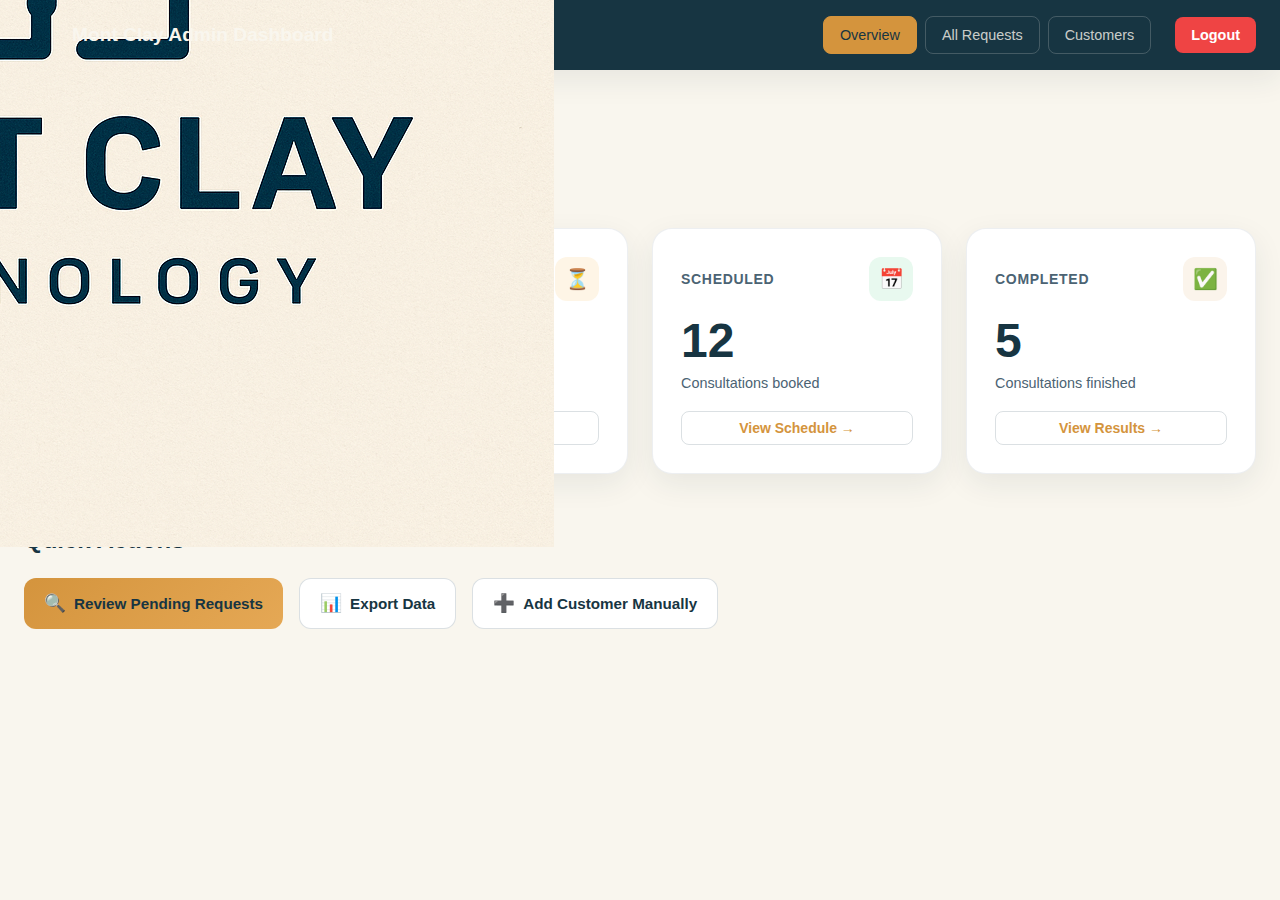
<file: admin.html>
<!DOCTYPE html>
<html lang="en">
  <head>
    <meta charset="utf-8" />
    <meta name="viewport" content="width=device-width, initial-scale=1" />
    <title>Admin Dashboard - Mont Clay Tech Co.</title>
    <meta
      name="description"
      content="Admin dashboard for managing consultation requests and customer interactions."
    />

    <!-- Favicon -->
    <link
      rel="icon"
      type="image/svg+xml"
      href="data:image/svg+xml,%3Csvg xmlns='http://www.w3.org/2000/svg' viewBox='0 0 32 32'%3E%3Crect width='32' height='32' rx='6' fill='%23173542'/%3E%3Ctext x='16' y='22' text-anchor='middle' fill='%23F9F6EE' font-family='system-ui' font-size='14' font-weight='800'%3EMC%3C/text%3E%3C/svg%3E"
    />

    <link href="css/style.admin.css" rel="stylesheet" />
  </head>
  <body>
    <!-- Admin Header -->
    <header class="admin-header">
      <div class="header-content">
        <div class="admin-brand">
          <div class="admin-logo">
            <img src="assets/logo.PNG" alt="Mont Clay Logo" />
          </div>
          <span>Mont Clay Admin Dashboard</span>
        </div>
        <nav class="admin-nav">
          <button class="nav-btn active" data-section="overview">
            Overview
          </button>
          <button class="nav-btn" data-section="all-requests">
            All Requests
          </button>
          <button class="nav-btn" data-section="customers">Customers</button>
          <button class="logout-btn" id="logoutBtn">Logout</button>
        </nav>
      </div>
    </header>

    <!-- Main Content Container -->
    <main class="admin-container">
      <!-- Overview Section -->
      <section id="overview-section" class="admin-section active">
        <div class="page-header">
          <h1 class="page-title">Consultation Overview</h1>
          <p class="page-subtitle">
            Click on any metric to view detailed lists and take actions
          </p>
        </div>

        <!-- Clickable Stats Cards -->
        <div class="stats-grid">
          <div
            class="stat-card clickable"
            id="total-requests-card"
            data-filter="all"
          >
            <div class="stat-header">
              <span class="stat-title">Total Requests</span>
              <div class="stat-icon total-icon">📋</div>
            </div>
            <p class="stat-value" id="totalRequestsCount">0</p>
            <p class="stat-description">All consultation requests</p>
            <button class="stat-action-btn">View All →</button>
          </div>

          <div
            class="stat-card clickable"
            id="pending-requests-card"
            data-filter="new"
          >
            <div class="stat-header">
              <span class="stat-title">Pending Review</span>
              <div class="stat-icon pending-icon">⏳</div>
            </div>
            <p class="stat-value" id="pendingRequestsCount">0</p>
            <p class="stat-description">Awaiting initial contact</p>
            <button class="stat-action-btn">Review Now →</button>
          </div>

          <div
            class="stat-card clickable"
            id="scheduled-requests-card"
            data-filter="scheduled"
          >
            <div class="stat-header">
              <span class="stat-title">Scheduled</span>
              <div class="stat-icon scheduled-icon">📅</div>
            </div>
            <p class="stat-value" id="scheduledRequestsCount">0</p>
            <p class="stat-description">Consultations booked</p>
            <button class="stat-action-btn">View Schedule →</button>
          </div>

          <div
            class="stat-card clickable"
            id="conversion-card"
            data-filter="completed"
          >
            <div class="stat-header">
              <span class="stat-title">Completed</span>
              <div class="stat-icon completed-icon">✅</div>
            </div>
            <p class="stat-value" id="completedRequestsCount">0</p>
            <p class="stat-description">Consultations finished</p>
            <button class="stat-action-btn">View Results →</button>
          </div>
        </div>

        <!-- Quick Actions -->
        <div class="quick-actions" style="position: relative">
          <h2 class="section-title">Quick Actions</h2>
          <div class="action-buttons">
            <button class="action-btn primary" id="reviewPendingBtn">
              <span class="btn-icon">🔍</span>
              Review Pending Requests
            </button>

            <div style="position: relative; display: inline-block">
              <button class="action-btn secondary" id="exportDataBtn">
                <span class="btn-icon">📊</span>
                Export Data
              </button>
              <!-- Tiny export dropdown -->
              <div
                id="exportMenu"
                class="menu"
                style="
                  position: absolute;
                  right: 0;
                  top: 100%;
                  margin-top: 8px;
                  display: none;
                "
              >
                <div
                  style="
                    background: #fff;
                    color: #173542;
                    border: 1px solid rgba(0, 0, 0, 0.08);
                    border-radius: 12px;
                    box-shadow: 0 12px 30px rgba(0, 0, 0, 0.15);
                    overflow: hidden;
                    min-width: 180px;
                    z-index: 1000;
                  "
                >
                  <button
                    data-type="csv"
                    style="
                      display: block;
                      width: 100%;
                      text-align: left;
                      padding: 10px 12px;
                      border: 0;
                      background: #fff;
                      cursor: pointer;
                    "
                  >
                    Export CSV
                  </button>
                  <button
                    data-type="xlsx"
                    style="
                      display: block;
                      width: 100%;
                      text-align: left;
                      padding: 10px 12px;
                      border: 0;
                      background: #fff;
                      cursor: pointer;
                    "
                  >
                    Export Excel (.xlsx)
                  </button>
                </div>
              </div>
            </div>

            <button class="action-btn secondary" id="addCustomerBtn">
              <span class="btn-icon">➕</span>
              Add Customer Manually
            </button>
          </div>
        </div>
      </section>

      <!-- Requests List Section -->
      <section id="requests-section" class="admin-section">
        <div class="section-header">
          <h2 class="section-title" id="requestsSectionTitle">
            All Consultation Requests
          </h2>
          <div class="section-actions">
            <button class="btn secondary" id="backToOverviewBtn">
              ← Back to Overview
            </button>
            <button class="btn primary" id="refreshDataBtn">Refresh</button>
          </div>
        </div>

        <!-- Filters -->
        <div class="filters-container">
          <div class="filter-group">
            <label class="filter-label" for="statusFilter">Status:</label>
            <select class="filter-select" id="statusFilter">
              <option value="">All Statuses</option>
              <option value="new">New (Pending Review)</option>
              <option value="contacted">Contacted</option>
              <option value="scheduled">Scheduled</option>
              <option value="in-progress">In Progress</option>
              <option value="completed">Completed</option>
              <option value="cancelled">Cancelled</option>
            </select>
          </div>

          <div class="filter-group">
            <label class="filter-label" for="priorityFilter">Priority:</label>
            <select class="filter-select" id="priorityFilter">
              <option value="">All Priorities</option>
              <option value="high">High Priority</option>
              <option value="medium">Medium Priority</option>
              <option value="low">Low Priority</option>
            </select>
          </div>

          <div class="filter-group">
            <label class="filter-label" for="searchInput">Search:</label>
            <input
              type="text"
              class="filter-input"
              id="searchInput"
              placeholder="Search by name, email, or phone..."
            />
          </div>

          <div class="filter-group">
            <label class="filter-label" for="dateFilter">Date:</label>
            <input type="date" class="filter-input" id="dateFilter" />
          </div>
        </div>

        <!-- Requests Table -->
        <div class="requests-table-container">
          <table class="requests-table" id="requestsTable">
            <thead>
              <tr>
                <th class="sortable" data-sort="submitted">
                  <span>Date Submitted</span>
                  <span class="sort-indicator">↕️</span>
                </th>
                <th class="sortable" data-sort="name">
                  <span>Customer Name</span>
                  <span class="sort-indicator">↕️</span>
                </th>
                <th>Contact Info</th>
                <th>Services Requested</th>
                <th class="sortable" data-sort="status">
                  <span>Status</span>
                  <span class="sort-indicator">↕️</span>
                </th>
                <th>Priority</th>
                <th>Actions</th>
              </tr>
            </thead>
            <tbody id="requestsTableBody"></tbody>
          </table>

          <!-- Empty State -->
          <div class="empty-state" id="emptyState" style="display: none">
            <div class="empty-icon">📭</div>
            <h3>No requests found</h3>
            <p>No consultation requests match your current filters.</p>
          </div>
        </div>
      </section>

      <!-- Customer Details Section -->
      <section id="customer-section" class="admin-section">
        <div class="section-header">
          <h2 class="section-title">Customer Management</h2>
          <div class="section-actions">
            <button class="btn secondary" id="backFromCustomerBtn">
              ← Back
            </button>
            <button class="btn primary" id="addNewCustomerBtn">
              Add New Customer
            </button>
          </div>
        </div>

        <div class="customer-grid">
          <div id="customerList" class="customer-list">
            <!-- (Optional) Cards can be populated later; Add New Customer uses the same modal -->
          </div>
        </div>
      </section>
    </main>

    <!-- Modal for Request Details -->
    <div class="modal" id="requestModal">
      <div class="modal-overlay" id="modalOverlay"></div>
      <div class="modal-content">
        <div class="modal-header">
          <h3 class="modal-title" id="modalTitle">Request Details</h3>
          <button class="modal-close" id="modalCloseBtn">&times;</button>
        </div>

        <div class="modal-body" id="modalBody">
          <div class="customer-details">
            <div class="detail-section">
              <h4 class="detail-title">Customer Information</h4>
              <div class="detail-grid">
                <div class="detail-item">
                  <label class="detail-label">Full Name:</label>
                  <span class="detail-value" id="customerName">-</span>
                </div>
                <div class="detail-item">
                  <label class="detail-label">Phone:</label>
                  <span class="detail-value" id="customerPhone">-</span>
                  <button class="contact-btn" id="callCustomerBtn">
                    📞 Call
                  </button>
                </div>
                <div class="detail-item">
                  <label class="detail-label">Email:</label>
                  <span class="detail-value" id="customerEmail">-</span>
                  <button class="contact-btn" id="emailCustomerBtn">
                    ✉️ Email
                  </button>
                </div>
                <div class="detail-item">
                  <label class="detail-label">Location:</label>
                  <span class="detail-value" id="customerLocation">-</span>
                </div>
              </div>
            </div>

            <div class="detail-section">
              <h4 class="detail-title">Request Details</h4>
              <div class="detail-grid">
                <div class="detail-item">
                  <label class="detail-label">Services Requested:</label>
                  <div class="services-tags" id="servicesRequested"></div>
                </div>
                <div class="detail-item">
                  <label class="detail-label">Preferred Hub:</label>
                  <span class="detail-value" id="preferredHub">-</span>
                </div>
                <div class="detail-item full-width">
                  <label class="detail-label">Customer Message/Goals:</label>
                  <div class="detail-message" id="customerMessage">-</div>
                </div>
              </div>
            </div>

            <div class="detail-section">
              <h4 class="detail-title">Status & Actions</h4>
              <div class="status-actions">
                <div class="current-status">
                  <label class="detail-label">Current Status:</label>
                  <select class="status-select" id="statusSelect">
                    <option value="new">New (Pending Review)</option>
                    <option value="contacted">Contacted</option>
                    <option value="scheduled">Scheduled</option>
                    <option value="in-progress">In Progress</option>
                    <option value="completed">Completed</option>
                    <option value="cancelled">Cancelled</option>
                  </select>
                </div>

                <div class="priority-setting">
                  <label class="detail-label">Priority:</label>
                  <select class="priority-select" id="prioritySelect">
                    <option value="low">Low Priority</option>
                    <option value="medium">Medium Priority</option>
                    <option value="high">High Priority</option>
                  </select>
                </div>
              </div>

              <div class="action-notes">
                <label class="detail-label">Admin Notes:</label>
                <textarea
                  class="notes-textarea"
                  id="adminNotes"
                  placeholder="Add notes about this consultation request..."
                ></textarea>
              </div>

              <div class="timeline-section">
                <h5 class="timeline-title">Action Timeline</h5>
                <div class="timeline" id="actionTimeline"></div>
              </div>
            </div>
          </div>
        </div>

        <div class="modal-footer">
          <div class="modal-actions">
            <button class="btn secondary" id="cancelModalBtn">Cancel</button>
            <button class="btn primary" id="saveChangesBtn">
              Save Changes
            </button>
            <button class="btn danger" id="deleteRequestBtn">
              Delete Request
            </button>
          </div>
        </div>
      </div>
    </div>

    <!-- Quick Action Modal -->
    <div class="modal" id="quickActionModal">
      <div class="modal-overlay"></div>
      <div class="modal-content small">
        <div class="modal-header">
          <h3 class="modal-title" id="quickActionTitle">Quick Action</h3>
          <button class="modal-close" id="quickActionCloseBtn">&times;</button>
        </div>

        <div class="modal-body">
          <div class="quick-action-content" id="quickActionContent"></div>
        </div>

        <div class="modal-footer">
          <button class="btn secondary" id="quickActionCancelBtn">
            Cancel
          </button>
          <button class="btn primary" id="quickActionConfirmBtn">
            Confirm
          </button>
        </div>
      </div>
    </div>

    <!-- Add Customer Modal -->
    <div class="modal" id="addCustomerModal">
      <div class="modal-overlay" id="addCustomerOverlay"></div>
      <div class="modal-content">
        <div class="modal-header">
          <h3 class="modal-title">Add Customer</h3>
          <button class="modal-close" id="addCustomerClose">&times;</button>
        </div>

        <div class="modal-body">
          <form id="addCustomerForm" class="form-grid">
            <div class="form-group">
              <label>First Name *</label>
              <input
                id="addFirstName"
                type="text"
                required
                class="form-input"
              />
            </div>
            <div class="form-group">
              <label>Last Name *</label>
              <input id="addLastName" type="text" required class="form-input" />
            </div>
            <div class="form-group">
              <label>Email *</label>
              <input id="addEmail" type="email" required class="form-input" />
            </div>
            <div class="form-group">
              <label>Phone</label>
              <input id="addPhone" type="tel" class="form-input" />
            </div>

            <div class="form-group">
              <label>Preferred Hub</label>
              <select id="addHub" class="form-select">
                <option value="">Choose…</option>
                <option value="alexa">Amazon Alexa</option>
                <option value="google">Google Home</option>
                <option value="apple">Apple HomeKit</option>
                <option value="unsure">Not sure yet</option>
              </select>
            </div>

            <div class="form-group full-width">
              <label>Services Interested</label>
              <div
                class="services-list"
                style="
                  display: grid;
                  grid-template-columns: repeat(auto-fit, minmax(180px, 1fr));
                  gap: 8px;
                "
              >
                <label
                  ><input type="checkbox" value="lighting" /> Smart
                  Lighting</label
                >
                <label
                  ><input type="checkbox" value="security" /> Cameras &
                  Doorbells</label
                >
                <label
                  ><input type="checkbox" value="locks" /> Smart Locks</label
                >
                <label><input type="checkbox" value="wifi" /> Mesh Wi-Fi</label>
                <label
                  ><input type="checkbox" value="safety" /> Safety &
                  Monitoring</label
                >
                <label
                  ><input type="checkbox" value="elder" /> One-Tap Panic
                  Button</label
                >
              </div>
            </div>

            <div class="form-group full-width">
              <label>Customer Goals / Notes</label>
              <textarea
                id="addGoals"
                class="form-textarea"
                placeholder="What does the customer want to achieve?"
              ></textarea>
            </div>

            <div class="form-group">
              <label>Status</label>
              <select id="addStatus" class="form-select">
                <option value="new">New (required at creation)</option>
                <option value="contacted">Contacted</option>
                <option value="scheduled">Scheduled</option>
                <option value="in-progress">In Progress</option>
                <option value="completed">Completed</option>
                <option value="cancelled">Cancelled</option>
              </select>
            </div>

            <div class="form-group">
              <label>Priority</label>
              <select id="addPriority" class="form-select">
                <option value="medium">Medium</option>
                <option value="high">High</option>
                <option value="low">Low</option>
              </select>
            </div>
          </form>
        </div>

        <div class="modal-footer">
          <div class="modal-actions">
            <button class="btn secondary" id="addCustomerCancel">Cancel</button>
            <button class="btn primary" id="addCustomerSave">
              Save Customer
            </button>
          </div>
        </div>
      </div>
    </div>

    <!-- Loading Spinner -->
    <div class="loading-spinner" id="loadingSpinner" style="display: none">
      <div class="spinner"></div>
      <p>Loading...</p>
    </div>

    <!-- Notification Container -->
    <div class="notification-container" id="notificationContainer"></div>

    <!-- Scripts -->
    <script type="module" src="js/main.admin.js"></script>
    <script>
      // Mont Clay Tech Co. - Admin Dashboard JavaScript
      // Handles modal functionality and mobile optimization

      document.addEventListener("DOMContentLoaded", function () {
        // Modal elements
        const addCustomerModal = document.getElementById("addCustomerModal");
        const addCustomerBtn = document.getElementById("addCustomerBtn");
        const addNewCustomerBtn = document.getElementById("addNewCustomerBtn");
        const addCustomerClose = document.getElementById("addCustomerClose");
        const addCustomerOverlay =
          document.getElementById("addCustomerOverlay");
        const addCustomerCancel = document.getElementById("addCustomerCancel");
        const addCustomerSave = document.getElementById("addCustomerSave");
        const addCustomerForm = document.getElementById("addCustomerForm");

        // Request modal elements
        const requestModal = document.getElementById("requestModal");
        const modalCloseBtn = document.getElementById("modalCloseBtn");
        const modalOverlay = document.getElementById("modalOverlay");
        const cancelModalBtn = document.getElementById("cancelModalBtn");

        // Navigation elements
        const navBtns = document.querySelectorAll(".nav-btn");
        const sections = document.querySelectorAll(".admin-section");
        const backToOverviewBtn = document.getElementById("backToOverviewBtn");
        const backFromCustomerBtn = document.getElementById(
          "backFromCustomerBtn"
        );

        // Mobile menu toggle (add mobile menu functionality)
        function createMobileMenu() {
          const header = document.querySelector(".admin-header");
          const nav = document.querySelector(".admin-nav");

          // Create mobile menu button
          const mobileMenuBtn = document.createElement("button");
          mobileMenuBtn.className = "mobile-menu-btn";
          mobileMenuBtn.innerHTML = "☰";
          mobileMenuBtn.style.cssText = `
            display: none;
            background: none;
            border: none;
            color: var(--cream);
            font-size: 1.5rem;
            cursor: pointer;
            padding: 8px;
            border-radius: 4px;
            margin-left: auto;
        `;

          // Insert mobile menu button
          const headerContent = document.querySelector(".header-content");
          headerContent.appendChild(mobileMenuBtn);

          // Toggle mobile menu
          mobileMenuBtn.addEventListener("click", function () {
            nav.classList.toggle("mobile-open");
            mobileMenuBtn.innerHTML = nav.classList.contains("mobile-open")
              ? "✕"
              : "☰";
          });

          // Close mobile menu when clicking nav items
          navBtns.forEach((btn) => {
            btn.addEventListener("click", () => {
              nav.classList.remove("mobile-open");
              mobileMenuBtn.innerHTML = "☰";
            });
          });
        }

        // Initialize mobile menu
        createMobileMenu();

        // Add Customer Modal Functions
        function openAddCustomerModal() {
          addCustomerModal.classList.add("active");
          document.body.style.overflow = "hidden";
          // Reset form
          addCustomerForm.reset();
        }

        function closeAddCustomerModal() {
          addCustomerModal.classList.remove("active");
          document.body.style.overflow = "";
        }

        // Event listeners for Add Customer Modal
        if (addCustomerBtn) {
          addCustomerBtn.addEventListener("click", openAddCustomerModal);
        }
        if (addNewCustomerBtn) {
          addNewCustomerBtn.addEventListener("click", openAddCustomerModal);
        }
        if (addCustomerClose) {
          addCustomerClose.addEventListener("click", closeAddCustomerModal);
        }
        if (addCustomerOverlay) {
          addCustomerOverlay.addEventListener("click", closeAddCustomerModal);
        }
        if (addCustomerCancel) {
          addCustomerCancel.addEventListener("click", closeAddCustomerModal);
        }

        // Save customer functionality
        if (addCustomerSave) {
          addCustomerSave.addEventListener("click", function () {
            const formData = new FormData(addCustomerForm);

            // Get selected services
            const selectedServices = [];
            document
              .querySelectorAll('.services-list input[type="checkbox"]:checked')
              .forEach((checkbox) => {
                selectedServices.push(checkbox.value);
              });

            // Create customer object
            const customer = {
              firstName: document.getElementById("addFirstName").value,
              lastName: document.getElementById("addLastName").value,
              email: document.getElementById("addEmail").value,
              phone: document.getElementById("addPhone").value,
              hub: document.getElementById("addHub").value,
              services: selectedServices,
              goals: document.getElementById("addGoals").value,
              status: document.getElementById("addStatus").value,
              priority: document.getElementById("addPriority").value,
              dateSubmitted: new Date().toISOString().split("T")[0],
            };

            // Validate required fields
            if (!customer.firstName || !customer.lastName || !customer.email) {
              showNotification(
                "Please fill in all required fields (First Name, Last Name, Email)",
                "error"
              );
              return;
            }

            // Here you would typically save to your backend
            console.log("Saving customer:", customer);
            showNotification("Customer added successfully!", "success");
            closeAddCustomerModal();
          });
        }

        // Request Modal Functions
        function openRequestModal() {
          requestModal.classList.add("active");
          document.body.style.overflow = "hidden";
        }

        function closeRequestModal() {
          requestModal.classList.remove("active");
          document.body.style.overflow = "";
        }

        // Event listeners for Request Modal
        if (modalCloseBtn) {
          modalCloseBtn.addEventListener("click", closeRequestModal);
        }
        if (modalOverlay) {
          modalOverlay.addEventListener("click", closeRequestModal);
        }
        if (cancelModalBtn) {
          cancelModalBtn.addEventListener("click", closeRequestModal);
        }

        // Navigation functionality
        function showSection(sectionId) {
          // Hide all sections
          sections.forEach((section) => section.classList.remove("active"));

          // Show target section
          const targetSection = document.getElementById(sectionId + "-section");
          if (targetSection) {
            targetSection.classList.add("active");
          }

          // Update nav buttons
          navBtns.forEach((btn) => btn.classList.remove("active"));
          const activeBtn = document.querySelector(
            `[data-section="${sectionId}"]`
          );
          if (activeBtn) {
            activeBtn.classList.add("active");
          }
        }

        // Navigation event listeners
        navBtns.forEach((btn) => {
          btn.addEventListener("click", () => {
            const section = btn.dataset.section;
            showSection(section);
          });
        });

        if (backToOverviewBtn) {
          backToOverviewBtn.addEventListener("click", () =>
            showSection("overview")
          );
        }

        if (backFromCustomerBtn) {
          backFromCustomerBtn.addEventListener("click", () =>
            showSection("overview")
          );
        }

        // Stat card click handlers
        const statCards = document.querySelectorAll(".stat-card.clickable");
        statCards.forEach((card) => {
          card.addEventListener("click", function () {
            const filter = this.dataset.filter;
            showSection("all-requests");

            // Update section title based on filter
            const titleElement = document.getElementById(
              "requestsSectionTitle"
            );
            if (titleElement) {
              switch (filter) {
                case "all":
                  titleElement.textContent = "All Consultation Requests";
                  break;
                case "new":
                  titleElement.textContent = "Pending Review Requests";
                  break;
                case "scheduled":
                  titleElement.textContent = "Scheduled Consultations";
                  break;
                case "completed":
                  titleElement.textContent = "Completed Consultations";
                  break;
              }
            }

            // Apply filter to status dropdown
            const statusFilter = document.getElementById("statusFilter");
            if (statusFilter && filter !== "all") {
              statusFilter.value = filter;
            }
          });
        });

        // Quick action buttons
        const reviewPendingBtn = document.getElementById("reviewPendingBtn");
        if (reviewPendingBtn) {
          reviewPendingBtn.addEventListener("click", function () {
            showSection("all-requests");
            const statusFilter = document.getElementById("statusFilter");
            if (statusFilter) {
              statusFilter.value = "new";
            }
            const titleElement = document.getElementById(
              "requestsSectionTitle"
            );
            if (titleElement) {
              titleElement.textContent = "Pending Review Requests";
            }
          });
        }

        // Export functionality
        const exportDataBtn = document.getElementById("exportDataBtn");
        const exportMenu = document.getElementById("exportMenu");

        if (exportDataBtn && exportMenu) {
          exportDataBtn.addEventListener("click", function (e) {
            e.stopPropagation();
            exportMenu.style.display =
              exportMenu.style.display === "none" ? "block" : "none";
          });

          // Close export menu when clicking outside
          document.addEventListener("click", function () {
            exportMenu.style.display = "none";
          });

          // Handle export options
          exportMenu.querySelectorAll("button").forEach((btn) => {
            btn.addEventListener("click", function () {
              const type = this.dataset.type;
              console.log(`Exporting as ${type}`);
              showNotification(
                `Export started (${type.toUpperCase()})`,
                "info"
              );
              exportMenu.style.display = "none";
            });
          });
        }

        // Utility function to show notifications
        function showNotification(message, type = "info") {
          const container = document.getElementById("notificationContainer");
          if (!container) return;

          const notification = document.createElement("div");
          notification.className = `notification ${type}`;
          notification.textContent = message;

          container.appendChild(notification);

          // Trigger animation
          setTimeout(() => notification.classList.add("show"), 10);

          // Auto remove after 4 seconds
          setTimeout(() => {
            notification.classList.remove("show");
            setTimeout(() => {
              if (notification.parentNode) {
                notification.parentNode.removeChild(notification);
              }
            }, 300);
          }, 4000);
        }

        // Make showNotification available globally
        window.showNotification = showNotification;

        // Close modals with Escape key
        document.addEventListener("keydown", function (e) {
          if (e.key === "Escape") {
            closeAddCustomerModal();
            closeRequestModal();
          }
        });

        // Initialize sample data (for demo purposes)
        function initializeSampleData() {
          // Update stats counters
          document.getElementById("totalRequestsCount").textContent = "24";
          document.getElementById("pendingRequestsCount").textContent = "7";
          document.getElementById("scheduledRequestsCount").textContent = "12";
          document.getElementById("completedRequestsCount").textContent = "5";
        }

        // Initialize the dashboard
        initializeSampleData();

        console.log("Mont Clay Admin Dashboard initialized");
      });
    </script>
  </body>
</html>
</file>
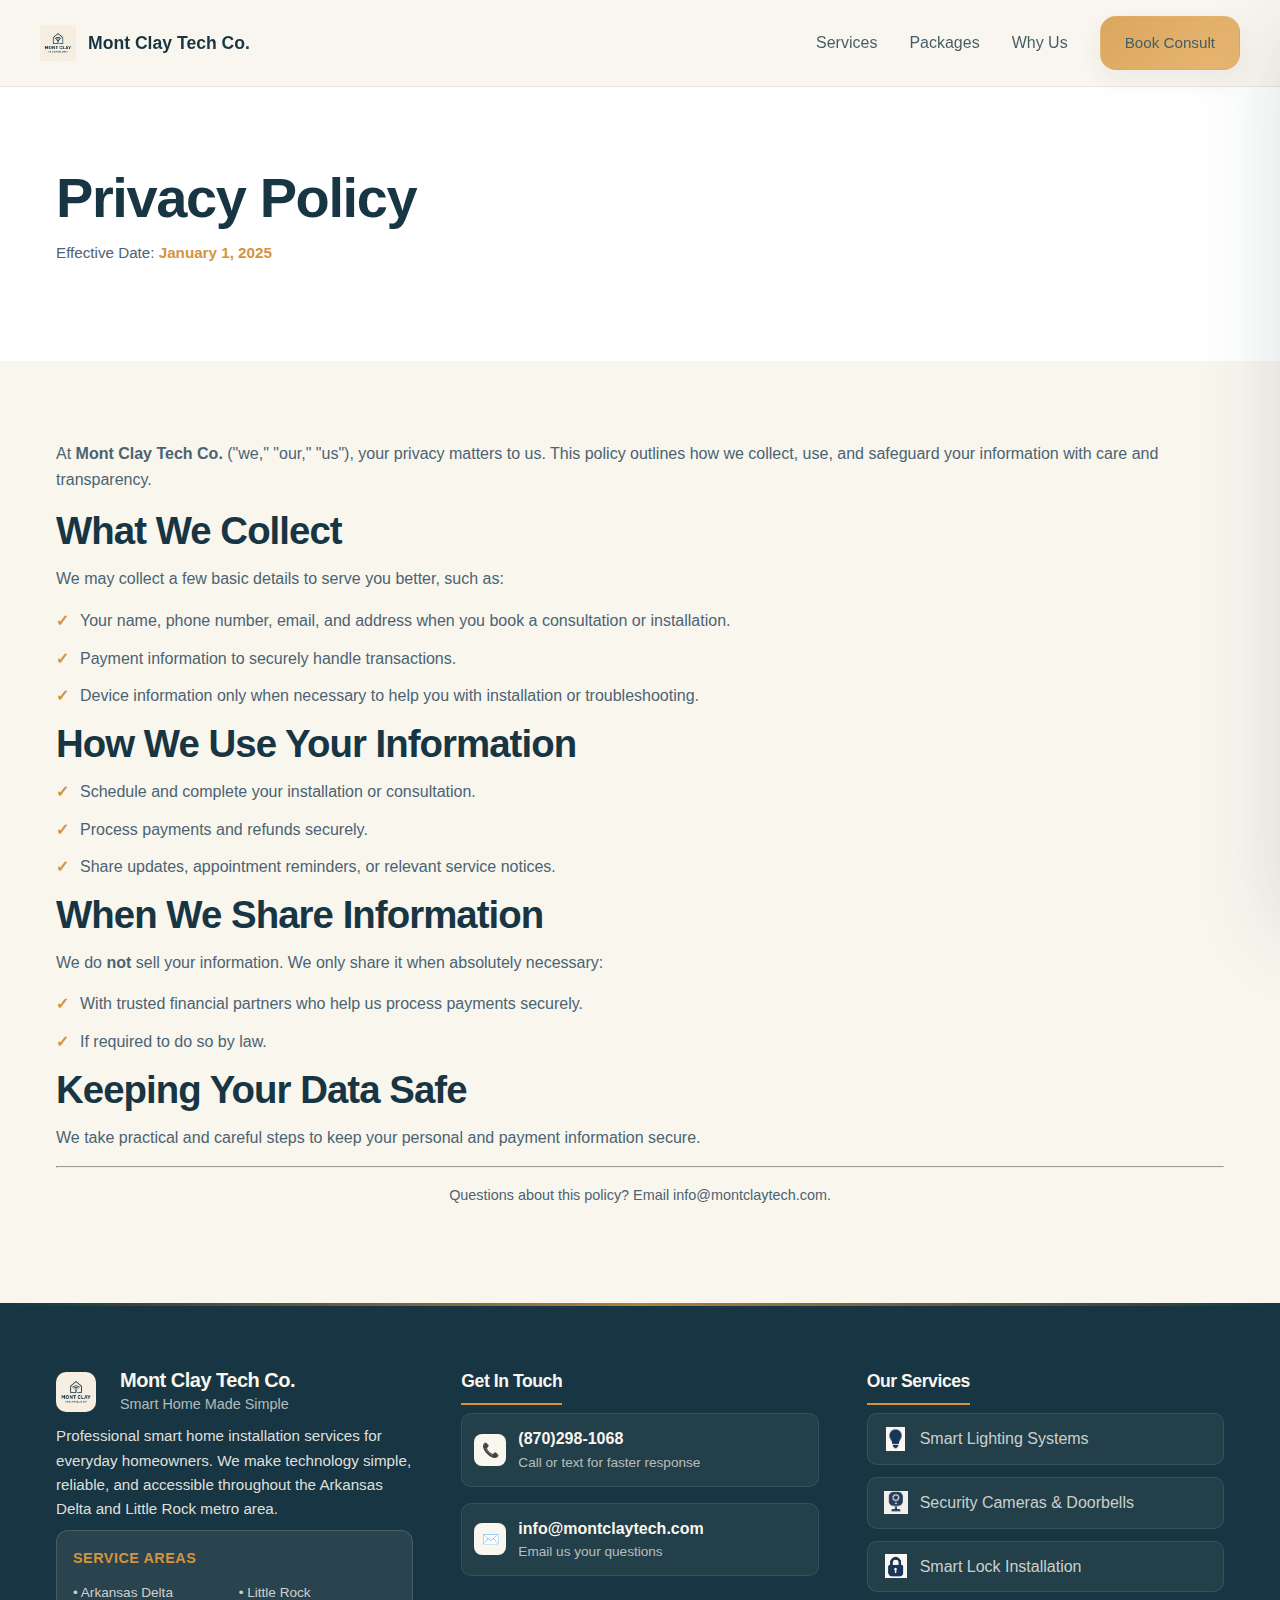
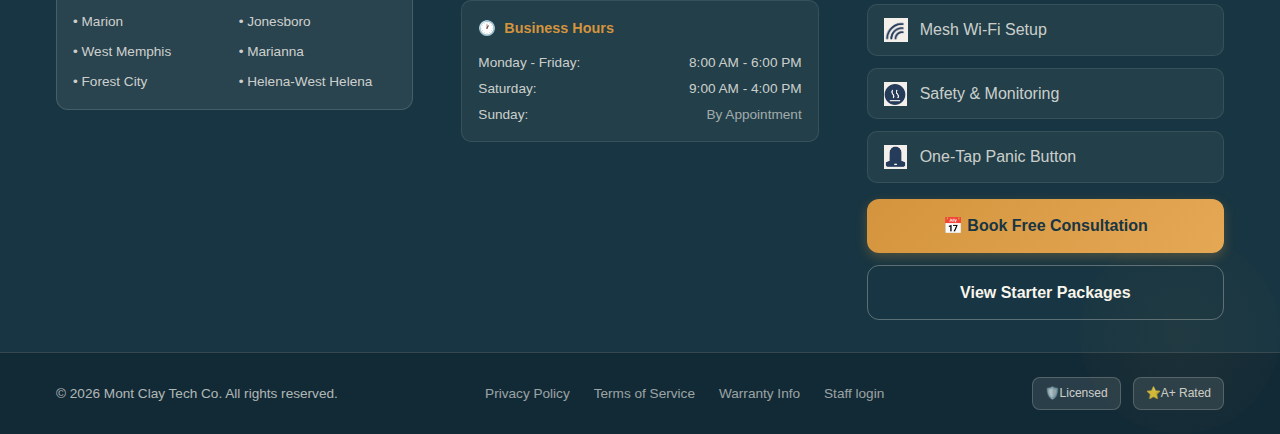
<file: privacy.html>
<!DOCTYPE html>
<html lang="en">
  <head>
    <meta charset="utf-8" />
    <meta name="viewport" content="width=device-width, initial-scale=1" />
    <title>Privacy Policy — Mont Clay Tech Co.</title>
    <meta name="description" content="Privacy Policy for Mont Clay Tech Co." />
    <link rel="stylesheet" href="css/style.css" />
    <link rel="stylesheet" href="css/footer.css" />
  </head>
  <body>
    <!-- Menu overlay -->
    <div class="menu-overlay" id="menu-overlay"></div>

    <!-- Off-canvas nav -->
    <aside id="offcanvas" aria-hidden="true">
      <nav>
        <a href="index.html" class="navlink">Home</a>
        <a href="index.html#services" class="navlink">Services</a>
        <a href="index.html#packages" class="navlink">Starter Packages</a>
        <a href="index.html#about" class="navlink">Why Us</a>
        <a href="form.html" class="button button--primary">Book Free Consult</a>
      </nav>
    </aside>

    <div id="page">
      <!-- Header -->
      <header class="site-header" id="home">
        <div class="container header-wrap">
          <a class="brand" href="index.html" aria-label="Mont Clay Tech Co.">
            <div class="logo">
              <img src="assets/logo.PNG" alt="Mont Clay Tech Co. Logo" />
            </div>
            <span>Mont Clay Tech Co.</span>
          </a>
          <nav class="desktop-nav">
            <a href="#services">Services</a>
            <a href="#packages">Packages</a>
            <a href="#about">Why Us</a>
            <a href="form.html" class="button button--primary">Book Consult</a>
          </nav>
          <button
            id="hamburger"
            class="hamburger"
            aria-controls="offcanvas"
            aria-expanded="false"
            aria-label="Open menu"
          >
            <span></span><span></span><span></span>
          </button>
        </div>
      </header>
      <!-- Page Title / Breadcrumbs -->
      <section class="section section-alt">
        <div class="container">
          <h1 class="page-title">Privacy Policy</h1>
          <p class="meta">Effective Date: <strong>January 1, 2025</strong></p>
        </div>
      </section>

      <!-- Content -->
      <section class="section">
        <div class="container prose">
          <p>
            At <strong>Mont Clay Tech Co.</strong> ("we," "our," "us"), your
            privacy matters to us. This policy outlines how we collect, use, and
            safeguard your information with care and transparency.
          </p>

          <h2>What We Collect</h2>
          <p>
            We may collect a few basic details to serve you better, such as:
          </p>
          <ul class="list">
            <li>
              Your name, phone number, email, and address when you book a
              consultation or installation.
            </li>
            <li>Payment information to securely handle transactions.</li>
            <li>
              Device information only when necessary to help you with
              installation or troubleshooting.
            </li>
          </ul>

          <h2>How We Use Your Information</h2>
          <ul class="list">
            <li>Schedule and complete your installation or consultation.</li>
            <li>Process payments and refunds securely.</li>
            <li>
              Share updates, appointment reminders, or relevant service notices.
            </li>
          </ul>

          <h2>When We Share Information</h2>
          <p>
            We do <strong>not</strong> sell your information. We only share it
            when absolutely necessary:
          </p>
          <ul class="list">
            <li>
              With trusted financial partners who help us process payments
              securely.
            </li>
            <li>If required to do so by law.</li>
          </ul>

          <h2>Keeping Your Data Safe</h2>
          <p>
            We take practical and careful steps to keep your personal and
            payment information secure.
          </p>

          <hr />
          <p class="hint">
            Questions about this policy? Email
            <a href="mailto:info@montclaytech.com">info@montclaytech.com</a>.
          </p>
        </div>
      </section>
    </div>

    <footer class="mc-footer">
      <!-- Copy the footer code from index.html to maintain consistency -->
      <div class="mc-footer__top-border"></div>
      <div class="mc-footer__grid">
        <div class="mc-footer__col mc-footer__company">
          <div class="mc-footer__brand">
            <a
              class="mc-footer__brand-link"
              href="index.html"
              aria-label="Mont Clay Tech Co."
            >
              <div class="mc-footer__logo">
                <img src="assets/logo.PNG" alt="Mont Clay Tech Co. Logo" />
              </div>
              <span class="mc-footer__brand-name"></span>
            </a>
            <div class="mc-footer__brand-text">
              <h3>Mont Clay Tech Co.</h3>
              <p>Smart Home Made Simple</p>
            </div>
          </div>
          <p class="mc-footer__about">
            Professional smart home installation services for everyday
            homeowners. We make technology simple, reliable, and accessible
            throughout the Arkansas Delta and Little Rock metro area.
          </p>
          <div class="mc-footer__card">
            <h4 class="mc-footer__card-title">Service Areas</h4>
            <div class="mc-footer__areas">
              <span>• Arkansas Delta</span>
              <span>• Little Rock</span>
              <span>• Marion</span>
              <span>• Jonesboro</span>
              <span>• West Memphis</span>
              <span>• Marianna</span>
              <span>• Forest City</span>
              <span>• Helena-West Helena</span>
            </div>
          </div>
        </div>
        <div class="mc-footer__col mc-footer__contact">
          <h4 class="mc-footer__section-title">Get In Touch</h4>
          <div class="mc-footer__contact-list">
            <a class="mc-footer__contact-item" href="tel:+15015551234">
              <span class="mc-footer__icon">📞</span>
              <div>
                <div class="mc-footer__contact-title">(870)298-1068</div>
                <div class="mc-footer__contact-sub">
                  Call or text for faster response
                </div>
              </div>
            </a>
            <a
              class="mc-footer__contact-item"
              href="mailto:info@montclaytech.com"
            >
              <span class="mc-footer__icon">✉️</span>
              <div>
                <div class="mc-footer__contact-title">
                  info@montclaytech.com
                </div>
                <div class="mc-footer__contact-sub">
                  Email us your questions
                </div>
              </div>
            </a>
            <div class="mc-footer__hours">
              <h5 class="mc-footer__hours-title">
                <span>🕐</span> Business Hours
              </h5>
              <div class="mc-footer__hours-grid">
                <div>
                  <span>Monday - Friday:</span><span>8:00 AM - 6:00 PM</span>
                </div>
                <div><span>Saturday:</span><span>9:00 AM - 4:00 PM</span></div>
                <div>
                  <span>Sunday:</span><span class="muted">By Appointment</span>
                </div>
              </div>
            </div>
          </div>
        </div>
        <div class="mc-footer__col">
          <h4 class="mc-footer__section-title">Our Services</h4>
          <div class="mc-footer__services">
            <a class="mc-footer__service" href="index.html#services">
              <img src="assets/smart-light.png" alt="Smart Lighting Systems" />
              Smart Lighting Systems
            </a>
            <a class="mc-footer__service" href="index.html#services">
              <img
                src="assets/video-doorbell.png"
                alt="Security Cameras & Doorbells"
              />
              Security Cameras & Doorbells
            </a>
            <a class="mc-footer__service" href="index.html#services">
              <img src="assets/smart-lock.png" alt="Smart Lock Installation" />
              Smart Lock Installation
            </a>
            <a class="mc-footer__service" href="index.html#services">
              <img src="assets/Mesh-Wifi.png" alt="Mesh Wi-Fi Setup" />
              Mesh Wi-Fi Setup
            </a>
            <a class="mc-footer__service" href="index.html#services">
              <img src="assets/smoke-Detect.png" alt="Safety & Monitoring" />
              Safety & Monitoring
            </a>
            <a class="mc-footer__service" href="index.html#services">
              <img src="assets/Panic-button.png" alt="One-Tap Panic Button" />
              One-Tap Panic Button
            </a>
          </div>
          <div class="mc-footer__actions">
            <a class="mc-footer__btn mc-footer__btn--primary" href="form.html"
              >📅 Book Free Consultation</a
            >
            <a
              class="mc-footer__btn mc-footer__btn--ghost"
              href="index.html#packages"
              >View Starter Packages</a
            >
          </div>
        </div>
      </div>
      <div class="mc-footer__bottom">
        <div class="mc-footer__bottom-inner">
          <div class="mc-footer__copyright">
            © <span id="year">2025</span> Mont Clay Tech Co. All rights
            reserved.
          </div>
          <div class="mc-footer__legal">
            <a href="privacy.html">Privacy Policy</a>
            <a href="terms.html">Terms of Service</a>
            <a href="warranty.html">Warranty Info</a>
            <a
              href="login.html"
              class="admin-link"
              rel="nofollow"
              aria-label="Admin login"
              >Staff login</a
            >
          </div>
          <div class="mc-footer__badges">
            <div class="mc-footer__badge">🛡️Licensed</div>
            <div class="mc-footer__badge">⭐A+ Rated</div>
          </div>
        </div>
      </div>
      <div class="mc-footer__bg-deco"></div>
    </footer>
    <script src="js/main.js"></script>
  </body>
</html>
</file>
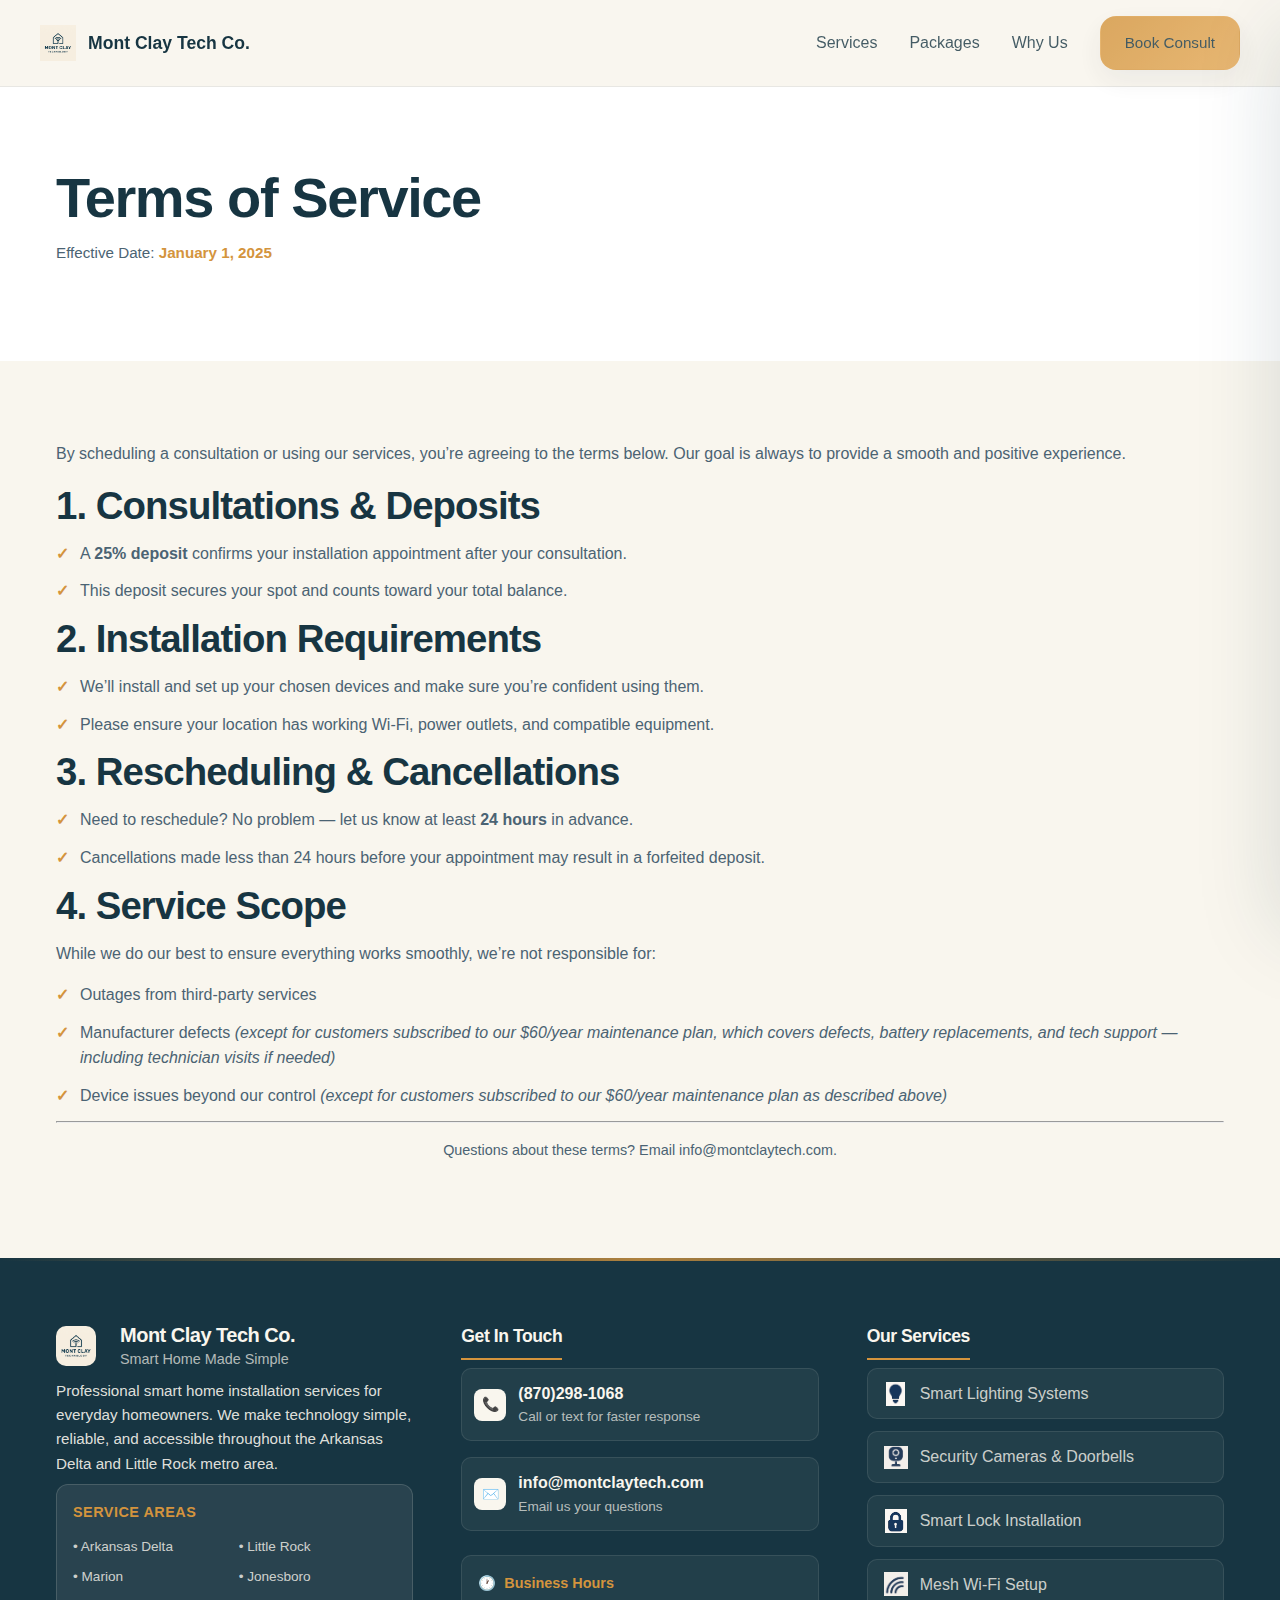
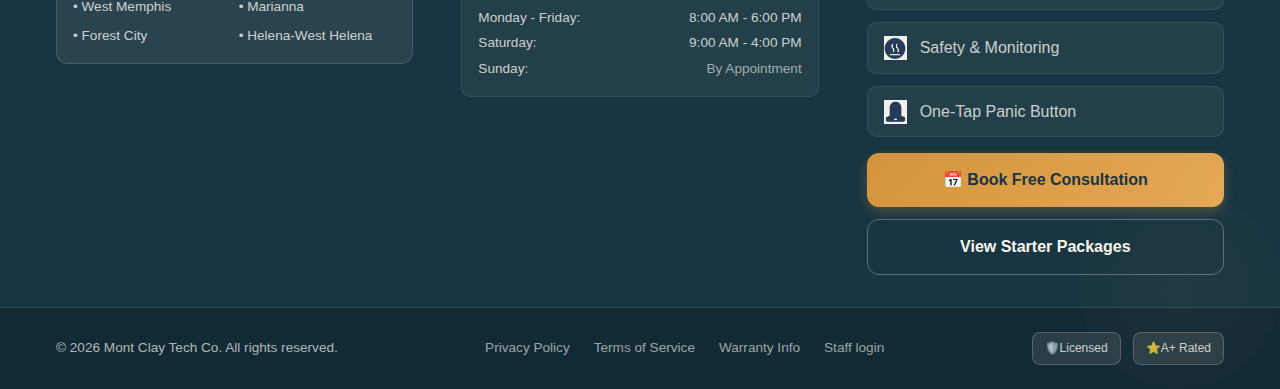
<file: terms.html>
<!DOCTYPE html>
<html lang="en">
  <head>
    <meta charset="utf-8" />
    <meta name="viewport" content="width=device-width, initial-scale=1" />
    <title>Terms — Mont Clay Tech Co.</title>
    <meta
      name="description"
      content="Terms of Service for Mont Clay Tech Co."
    />
    <link rel="stylesheet" href="css/style.css" />
    <link rel="stylesheet" href="css/footer.css" />
  </head>
  <body>
    <!-- Menu overlay -->
    <div class="menu-overlay" id="menu-overlay"></div>

    <!-- Off-canvas nav -->
    <aside id="offcanvas" aria-hidden="true">
      <nav>
        <a href="index.html" class="navlink">Home</a>
        <a href="index.html#services" class="navlink">Services</a>
        <a href="index.html#packages" class="navlink">Starter Packages</a>
        <a href="index.html#about" class="navlink">Why Us</a>
        <a href="form.html" class="button button--primary">Book Free Consult</a>
      </nav>
    </aside>

    <div id="page">
      <!-- Header -->
      <header class="site-header" id="home">
        <div class="container header-wrap">
          <a class="brand" href="index.html" aria-label="Mont Clay Tech Co.">
            <div class="logo">
              <img src="assets/logo.PNG" alt="Mont Clay Tech Co. Logo" />
            </div>
            <span>Mont Clay Tech Co.</span>
          </a>
          <nav class="desktop-nav">
            <a href="#services">Services</a>
            <a href="#packages">Packages</a>
            <a href="#about">Why Us</a>
            <a href="form.html" class="button button--primary">Book Consult</a>
          </nav>
          <button
            id="hamburger"
            class="hamburger"
            aria-controls="offcanvas"
            aria-expanded="false"
            aria-label="Open menu"
          >
            <span></span><span></span><span></span>
          </button>
        </div>
      </header>
      <section class="section section-alt">
        <div class="container">
          <h1 class="page-title">Terms of Service</h1>
          <p class="meta">Effective Date: <strong>January 1, 2025</strong></p>
        </div>
      </section>

      <section class="section">
        <div class="container prose">
          <p>
            By scheduling a consultation or using our services, you’re agreeing
            to the terms below. Our goal is always to provide a smooth and
            positive experience.
          </p>

          <h2>1. Consultations & Deposits</h2>
          <ul class="list">
            <li>
              A <strong>25% deposit</strong> confirms your installation
              appointment after your consultation.
            </li>
            <li>
              This deposit secures your spot and counts toward your total
              balance.
            </li>
          </ul>

          <h2>2. Installation Requirements</h2>
          <ul class="list">
            <li>
              We’ll install and set up your chosen devices and make sure you’re
              confident using them.
            </li>
            <li>
              Please ensure your location has working Wi‑Fi, power outlets, and
              compatible equipment.
            </li>
          </ul>

          <h2>3. Rescheduling & Cancellations</h2>
          <ul class="list">
            <li>
              Need to reschedule? No problem — let us know at least
              <strong>24 hours</strong> in advance.
            </li>
            <li>
              Cancellations made less than 24 hours before your appointment may
              result in a forfeited deposit.
            </li>
          </ul>

          <h2>4. Service Scope</h2>
          <p>
            While we do our best to ensure everything works smoothly, we’re not
            responsible for:
          </p>
          <ul class="list">
            <li>Outages from third‑party services</li>
            <li>
              Manufacturer defects
              <em
                >(except for customers subscribed to our $60/year maintenance
                plan, which covers defects, battery replacements, and tech
                support — including technician visits if needed)</em
              >
            </li>
            <li>
              Device issues beyond our control
              <em
                >(except for customers subscribed to our $60/year maintenance
                plan as described above)</em
              >
            </li>
          </ul>

          <hr />
          <p class="hint">
            Questions about these terms? Email
            <a href="mailto:info@montclaytech.com">info@montclaytech.com</a>.
          </p>
        </div>
      </section>
    </div>
    <footer class="mc-footer">
      <!-- Copy the footer code from index.html to maintain consistency -->
      <div class="mc-footer__top-border"></div>
      <div class="mc-footer__grid">
        <div class="mc-footer__col mc-footer__company">
          <div class="mc-footer__brand">
            <a
              class="mc-footer__brand-link"
              href="index.html"
              aria-label="Mont Clay Tech Co."
            >
              <div class="mc-footer__logo">
                <img src="assets/logo.PNG" alt="Mont Clay Tech Co. Logo" />
              </div>
              <span class="mc-footer__brand-name"></span>
            </a>
            <div class="mc-footer__brand-text">
              <h3>Mont Clay Tech Co.</h3>
              <p>Smart Home Made Simple</p>
            </div>
          </div>
          <p class="mc-footer__about">
            Professional smart home installation services for everyday
            homeowners. We make technology simple, reliable, and accessible
            throughout the Arkansas Delta and Little Rock metro area.
          </p>
          <div class="mc-footer__card">
            <h4 class="mc-footer__card-title">Service Areas</h4>
            <div class="mc-footer__areas">
              <span>• Arkansas Delta</span>
              <span>• Little Rock</span>
              <span>• Marion</span>
              <span>• Jonesboro</span>
              <span>• West Memphis</span>
              <span>• Marianna</span>
              <span>• Forest City</span>
              <span>• Helena-West Helena</span>
            </div>
          </div>
        </div>
        <div class="mc-footer__col mc-footer__contact">
          <h4 class="mc-footer__section-title">Get In Touch</h4>
          <div class="mc-footer__contact-list">
            <a class="mc-footer__contact-item" href="tel:+15015551234">
              <span class="mc-footer__icon">📞</span>
              <div>
                <div class="mc-footer__contact-title">(870)298-1068</div>
                <div class="mc-footer__contact-sub">
                  Call or text for faster response
                </div>
              </div>
            </a>
            <a
              class="mc-footer__contact-item"
              href="mailto:info@montclaytech.com"
            >
              <span class="mc-footer__icon">✉️</span>
              <div>
                <div class="mc-footer__contact-title">
                  info@montclaytech.com
                </div>
                <div class="mc-footer__contact-sub">
                  Email us your questions
                </div>
              </div>
            </a>
            <div class="mc-footer__hours">
              <h5 class="mc-footer__hours-title">
                <span>🕐</span> Business Hours
              </h5>
              <div class="mc-footer__hours-grid">
                <div>
                  <span>Monday - Friday:</span><span>8:00 AM - 6:00 PM</span>
                </div>
                <div><span>Saturday:</span><span>9:00 AM - 4:00 PM</span></div>
                <div>
                  <span>Sunday:</span><span class="muted">By Appointment</span>
                </div>
              </div>
            </div>
          </div>
        </div>
        <div class="mc-footer__col">
          <h4 class="mc-footer__section-title">Our Services</h4>
          <div class="mc-footer__services">
            <a class="mc-footer__service" href="index.html#services">
              <img src="assets/smart-light.png" alt="Smart Lighting Systems" />
              Smart Lighting Systems
            </a>
            <a class="mc-footer__service" href="index.html#services">
              <img
                src="assets/video-doorbell.png"
                alt="Security Cameras & Doorbells"
              />
              Security Cameras & Doorbells
            </a>
            <a class="mc-footer__service" href="index.html#services">
              <img src="assets/smart-lock.png" alt="Smart Lock Installation" />
              Smart Lock Installation
            </a>
            <a class="mc-footer__service" href="index.html#services">
              <img src="assets/Mesh-Wifi.png" alt="Mesh Wi-Fi Setup" />
              Mesh Wi-Fi Setup
            </a>
            <a class="mc-footer__service" href="index.html#services">
              <img src="assets/smoke-Detect.png" alt="Safety & Monitoring" />
              Safety & Monitoring
            </a>
            <a class="mc-footer__service" href="index.html#services">
              <img src="assets/Panic-button.png" alt="One-Tap Panic Button" />
              One-Tap Panic Button
            </a>
          </div>
          <div class="mc-footer__actions">
            <a class="mc-footer__btn mc-footer__btn--primary" href="form.html"
              >📅 Book Free Consultation</a
            >
            <a
              class="mc-footer__btn mc-footer__btn--ghost"
              href="index.html#packages"
              >View Starter Packages</a
            >
          </div>
        </div>
      </div>
      <div class="mc-footer__bottom">
        <div class="mc-footer__bottom-inner">
          <div class="mc-footer__copyright">
            © <span id="year">2025</span> Mont Clay Tech Co. All rights
            reserved.
          </div>
          <div class="mc-footer__legal">
            <a href="privacy.html">Privacy Policy</a>
            <a href="terms.html">Terms of Service</a>
            <a href="warranty.html">Warranty Info</a>
            <a
              href="login.html"
              class="admin-link"
              rel="nofollow"
              aria-label="Admin login"
              >Staff login</a
            >
          </div>
          <div class="mc-footer__badges">
            <div class="mc-footer__badge">🛡️Licensed</div>
            <div class="mc-footer__badge">⭐A+ Rated</div>
          </div>
        </div>
      </div>
      <div class="mc-footer__bg-deco"></div>
    </footer>
    <script src="js/main.js"></script>
  </body>
</html>
</file>
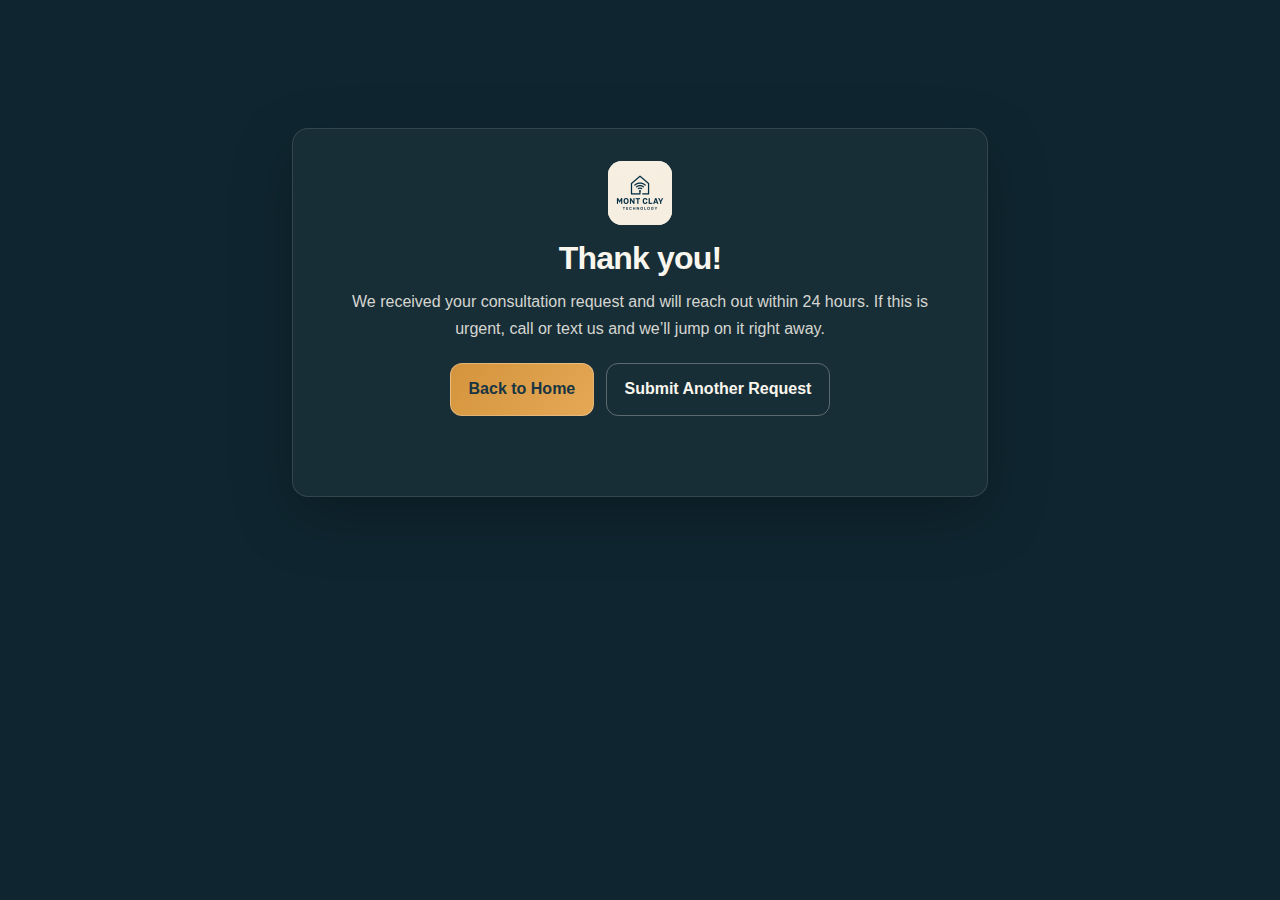
<file: thank-you.html>
<!DOCTYPE html>
<html lang="en">
  <head>
    <meta charset="utf-8" />
    <meta name="viewport" content="width=device-width, initial-scale=1" />
    <title>Thank You • Mont Clay Tech Co.</title>
    <link
      rel="icon"
      type="image/svg+xml"
      href="data:image/svg+xml,%3Csvg xmlns='http://www.w3.org/2000/svg' viewBox='0 0 32 32'%3E%3Crect width='32' height='32' rx='6' fill='%23173542'/%3E%3Ctext x='16' y='22' text-anchor='middle' fill='%23F9F6EE' font-family='system-ui' font-size='14' font-weight='800'%3EMC%3C/text%3E%3C/svg%3E"
    />
    <link rel="stylesheet" href="css/style.css" />
    <style>
      body {
        background: #0f2630;
        color: #f9f6ee;
      }
      .wrap {
        max-width: 760px;
        margin: 6rem auto;
        padding: 2rem;
        text-align: center;
      }
      .card {
        background: rgba(249, 246, 238, 0.04);
        border: 1px solid rgba(249, 246, 238, 0.12);
        border-radius: 16px;
        padding: 2rem;
        box-shadow: 0 20px 60px rgba(0, 0, 0, 0.25);
      }
      .logo {
        width: 64px;
        height: 64px;
        border-radius: 14px;
        margin: 0 auto 1rem;
        overflow: hidden;
        display: grid;
        place-items: center;
        background: #f9f6ee;
      }
      .logo img {
        width: 100%;
        height: 100%;
        object-fit: contain;
      }
      h1 {
        margin: 0.25rem 0 0.75rem;
        font-size: 2rem;
      }
      p {
        color: rgba(249, 246, 238, 0.85);
        line-height: 1.7;
      }
      .cta {
        margin-top: 1.25rem;
        display: flex;
        gap: 0.75rem;
        justify-content: center;
        flex-wrap: wrap;
      }
      .btn {
        display: inline-flex;
        align-items: center;
        justify-content: center;
        padding: 0.8rem 1.1rem;
        border-radius: 12px;
        text-decoration: none;
        font-weight: 700;
        border: 1px solid rgba(249, 246, 238, 0.3);
        color: #173542;
        background: linear-gradient(135deg, #d4943d, #e5a855);
      }
      .btn.secondary {
        background: transparent;
        color: #f9f6ee;
        border-color: rgba(249, 246, 238, 0.3);
      }
    </style>
  </head>
  <body>
    <div class="wrap">
      <div class="card">
        <div class="logo">
          <img src="assets/logo.PNG" alt="Mont Clay Tech Co." />
        </div>
        <h1>Thank you<span id="firstNameSpot"></span>!</h1>
        <p>
          We received your consultation request and will reach out within 24
          hours. If this is urgent, call or text us and we’ll jump on it right
          away.
        </p>
        <div class="cta">
          <a class="btn" href="index.html">Back to Home</a>
          <a class="btn secondary" href="form.html">Submit Another Request</a>
        </div>
      </div>
    </div>

    <script>
      const params = new URLSearchParams(location.search);
      const name = (params.get("name") || "").trim();
      if (name)
        document.getElementById("firstNameSpot").textContent = `, ${name}`;
    </script>
  </body>
</html>
</file>
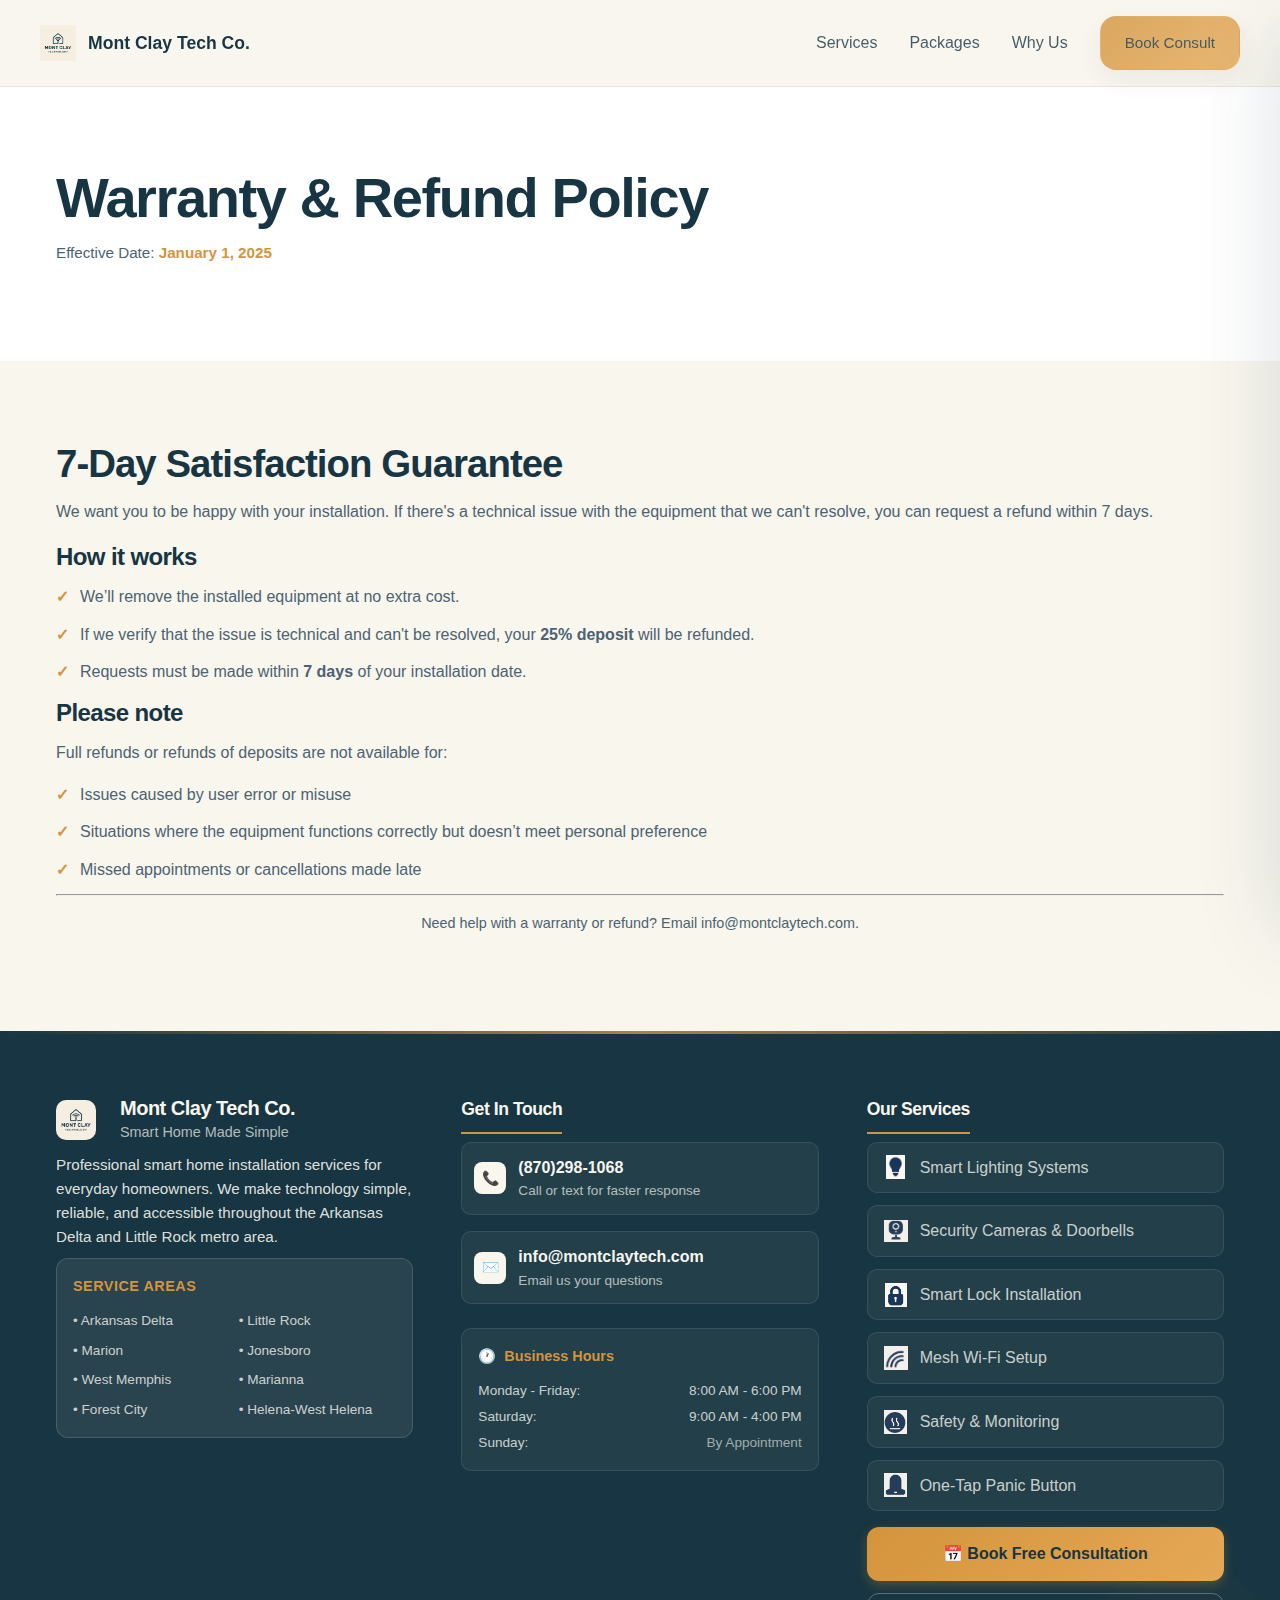
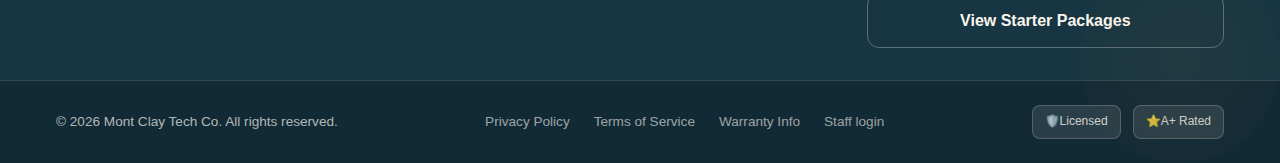
<file: warranty.html>
<!DOCTYPE html>
<html lang="en">
  <head>
    <meta charset="utf-8" />
    <meta name="viewport" content="width=device-width, initial-scale=1" />
    <title>Warranty — Mont Clay Tech Co.</title>
    <meta
      name="description"
      content="Warranty Information for Mont Clay Tech Co."
    />
    <link rel="stylesheet" href="css/style.css" />
    <link rel="stylesheet" href="css/footer.css" />
  </head>
  <body>
    <!-- Menu overlay -->
    <div class="menu-overlay" id="menu-overlay"></div>

    <!-- Off-canvas nav -->
    <aside id="offcanvas" aria-hidden="true">
      <nav>
        <a href="index.html" class="navlink">Home</a>
        <a href="index.html#services" class="navlink">Services</a>
        <a href="index.html#packages" class="navlink">Starter Packages</a>
        <a href="index.html#about" class="navlink">Why Us</a>
        <a href="form.html" class="button button--primary">Book Free Consult</a>
      </nav>
    </aside>

    <div id="page">
      <!-- Header -->
      <header class="site-header" id="home">
        <div class="container header-wrap">
          <a class="brand" href="index.html" aria-label="Mont Clay Tech Co.">
            <div class="logo">
              <img src="assets/logo.PNG" alt="Mont Clay Tech Co. Logo" />
            </div>
            <span>Mont Clay Tech Co.</span>
          </a>
          <nav class="desktop-nav">
            <a href="#services">Services</a>
            <a href="#packages">Packages</a>
            <a href="#about">Why Us</a>
            <a href="form.html" class="button button--primary">Book Consult</a>
          </nav>
          <button
            id="hamburger"
            class="hamburger"
            aria-controls="offcanvas"
            aria-expanded="false"
            aria-label="Open menu"
          >
            <span></span><span></span><span></span>
          </button>
        </div>
      </header>
      <section class="section section-alt">
        <div class="container">
          <h1 class="page-title">Warranty & Refund Policy</h1>
          <p class="meta">Effective Date: <strong>January 1, 2025</strong></p>
        </div>
      </section>

      <section class="section">
        <div class="container prose">
          <h2>7‑Day Satisfaction Guarantee</h2>
          <p>
            We want you to be happy with your installation. If there's a
            technical issue with the equipment that we can't resolve, you can
            request a refund within 7 days.
          </p>

          <h3>How it works</h3>
          <ul class="list">
            <li>We’ll remove the installed equipment at no extra cost.</li>
            <li>
              If we verify that the issue is technical and can't be resolved,
              your <strong>25% deposit</strong> will be refunded.
            </li>
            <li>
              Requests must be made within <strong>7 days</strong> of your
              installation date.
            </li>
          </ul>

          <h3>Please note</h3>
          <p>Full refunds or refunds of deposits are not available for:</p>
          <ul class="list">
            <li>Issues caused by user error or misuse</li>
            <li>
              Situations where the equipment functions correctly but doesn’t
              meet personal preference
            </li>
            <li>Missed appointments or cancellations made late</li>
          </ul>

          <hr />
          <p class="hint">
            Need help with a warranty or refund? Email
            <a href="mailto:info@montclaytech.com">info@montclaytech.com</a>.
          </p>
        </div>
      </section>
    </div>
    <footer class="mc-footer">
      <!-- Copy the footer code from index.html to maintain consistency -->
      <div class="mc-footer__top-border"></div>
      <div class="mc-footer__grid">
        <div class="mc-footer__col mc-footer__company">
          <div class="mc-footer__brand">
            <a
              class="mc-footer__brand-link"
              href="index.html"
              aria-label="Mont Clay Tech Co."
            >
              <div class="mc-footer__logo">
                <img src="assets/logo.PNG" alt="Mont Clay Tech Co. Logo" />
              </div>
              <span class="mc-footer__brand-name"></span>
            </a>
            <div class="mc-footer__brand-text">
              <h3>Mont Clay Tech Co.</h3>
              <p>Smart Home Made Simple</p>
            </div>
          </div>
          <p class="mc-footer__about">
            Professional smart home installation services for everyday
            homeowners. We make technology simple, reliable, and accessible
            throughout the Arkansas Delta and Little Rock metro area.
          </p>
          <div class="mc-footer__card">
            <h4 class="mc-footer__card-title">Service Areas</h4>
            <div class="mc-footer__areas">
              <span>• Arkansas Delta</span>
              <span>• Little Rock</span>
              <span>• Marion</span>
              <span>• Jonesboro</span>
              <span>• West Memphis</span>
              <span>• Marianna</span>
              <span>• Forest City</span>
              <span>• Helena-West Helena</span>
            </div>
          </div>
        </div>
        <div class="mc-footer__col mc-footer__contact">
          <h4 class="mc-footer__section-title">Get In Touch</h4>
          <div class="mc-footer__contact-list">
            <a class="mc-footer__contact-item" href="tel:+15015551234">
              <span class="mc-footer__icon">📞</span>
              <div>
                <div class="mc-footer__contact-title">(870)298-1068</div>
                <div class="mc-footer__contact-sub">
                  Call or text for faster response
                </div>
              </div>
            </a>
            <a
              class="mc-footer__contact-item"
              href="mailto:info@montclaytech.com"
            >
              <span class="mc-footer__icon">✉️</span>
              <div>
                <div class="mc-footer__contact-title">
                  info@montclaytech.com
                </div>
                <div class="mc-footer__contact-sub">
                  Email us your questions
                </div>
              </div>
            </a>
            <div class="mc-footer__hours">
              <h5 class="mc-footer__hours-title">
                <span>🕐</span> Business Hours
              </h5>
              <div class="mc-footer__hours-grid">
                <div>
                  <span>Monday - Friday:</span><span>8:00 AM - 6:00 PM</span>
                </div>
                <div><span>Saturday:</span><span>9:00 AM - 4:00 PM</span></div>
                <div>
                  <span>Sunday:</span><span class="muted">By Appointment</span>
                </div>
              </div>
            </div>
          </div>
        </div>
        <div class="mc-footer__col">
          <h4 class="mc-footer__section-title">Our Services</h4>
          <div class="mc-footer__services">
            <a class="mc-footer__service" href="index.html#services">
              <img src="assets/smart-light.png" alt="Smart Lighting Systems" />
              Smart Lighting Systems
            </a>
            <a class="mc-footer__service" href="index.html#services">
              <img
                src="assets/video-doorbell.png"
                alt="Security Cameras & Doorbells"
              />
              Security Cameras & Doorbells
            </a>
            <a class="mc-footer__service" href="index.html#services">
              <img src="assets/smart-lock.png" alt="Smart Lock Installation" />
              Smart Lock Installation
            </a>
            <a class="mc-footer__service" href="index.html#services">
              <img src="assets/Mesh-Wifi.png" alt="Mesh Wi-Fi Setup" />
              Mesh Wi-Fi Setup
            </a>
            <a class="mc-footer__service" href="index.html#services">
              <img src="assets/smoke-Detect.png" alt="Safety & Monitoring" />
              Safety & Monitoring
            </a>
            <a class="mc-footer__service" href="index.html#services">
              <img src="assets/Panic-button.png" alt="One-Tap Panic Button" />
              One-Tap Panic Button
            </a>
          </div>
          <div class="mc-footer__actions">
            <a class="mc-footer__btn mc-footer__btn--primary" href="form.html"
              >📅 Book Free Consultation</a
            >
            <a
              class="mc-footer__btn mc-footer__btn--ghost"
              href="index.html#packages"
              >View Starter Packages</a
            >
          </div>
        </div>
      </div>
      <div class="mc-footer__bottom">
        <div class="mc-footer__bottom-inner">
          <div class="mc-footer__copyright">
            © <span id="year">2025</span> Mont Clay Tech Co. All rights
            reserved.
          </div>
          <div class="mc-footer__legal">
            <a href="privacy.html">Privacy Policy</a>
            <a href="terms.html">Terms of Service</a>
            <a href="warranty.html">Warranty Info</a>
            <a
              href="login.html"
              class="admin-link"
              rel="nofollow"
              aria-label="Admin login"
              >Staff login</a
            >
          </div>
          <div class="mc-footer__badges">
            <div class="mc-footer__badge">🛡️Licensed</div>
            <div class="mc-footer__badge">⭐A+ Rated</div>
          </div>
        </div>
      </div>
      <div class="mc-footer__bg-deco"></div>
    </footer>
    <script src="js/main.js"></script>
  </body>
</html>
</file>
<file: css/style.admin.css>
/* ===== Admin Dashboard Styles - Mont Clay Tech Co. ===== */

/* Color tokens */
:root {
  --ink: #173542;
  --slate: #4B6373;
  --cream: #F9F6EE;
  --amber: #D4943D;
  --white: #ffffff;
  --shadow: 0 10px 30px rgba(23, 53, 66, 0.08);
  --shadow-lg: 0 20px 60px rgba(23, 53, 66, 0.12);
  --shadow-xl: 0 30px 80px rgba(23, 53, 66, 0.15);
  --border-light: rgba(75, 99, 115, 0.1);
  --border-medium: rgba(75, 99, 115, 0.2);
  --success: #22c55e;
  --warning: #f59e0b;
  --danger: #ef4444;
  --info: #3b82f6;
}

/* Base Styles */
* {
  box-sizing: border-box;
}

html {
  scroll-behavior: smooth;
}

body {
  margin: 0;
  padding: 0;
  font-family: -apple-system, BlinkMacSystemFont, 'Segoe UI', Roboto, Oxygen, Ubuntu, Cantarell, sans-serif;
  font-size: 14px;
  line-height: 1.5;
  color: var(--ink);
  background: var(--cream);
  -webkit-font-smoothing: antialiased;
  -moz-osx-font-smoothing: grayscale;
}

/* ===== HEADER ===== */
.admin-header {
  background: var(--ink);
  color: var(--cream);
  padding: 16px 0;
  box-shadow: var(--shadow);
  position: sticky;
  top: 0;
  z-index: 100;
}

.header-content {
  display: flex;
  align-items: center;
  justify-content: space-between;
  max-width: 1400px;
  margin: 0 auto;
  padding: 0 24px;
}

.admin-brand {
  display: flex;
  align-items: center;
  gap: 12px;
  font-weight: 700;
  font-size: 1.2rem;
}

.admin-logo {
  width: 36px;
  height: 36px;
  background: linear-gradient(135deg, var(--amber), #E5A855);
  border-radius: 10px;
  display: flex;
  align-items: center;
  justify-content: center;
  color: var(--ink);
  font-weight: 800;
  font-size: 14px;
}

.admin-nav {
  display: flex;
  gap: 8px;
  align-items: center;
}

.nav-btn {
  background: transparent;
  border: 1px solid rgba(249, 246, 238, 0.2);
  color: rgba(249, 246, 238, 0.8);
  padding: 10px 16px;
  border-radius: 8px;
  font-weight: 500;
  cursor: pointer;
  transition: all 0.2s ease;
  font-size: 0.9rem;
}

.nav-btn:hover {
  background: rgba(249, 246, 238, 0.1);
  color: var(--cream);
  border-color: rgba(249, 246, 238, 0.3);
}

.nav-btn.active {
  background: var(--amber);
  color: var(--ink);
  border-color: var(--amber);
}

.logout-btn {
  background: var(--danger);
  color: var(--white);
  border: none;
  padding: 10px 16px;
  border-radius: 8px;
  font-weight: 600;
  cursor: pointer;
  transition: all 0.2s ease;
  font-size: 0.9rem;
  margin-left: 16px;
}

.logout-btn:hover {
  background: #dc2626;
  transform: translateY(-1px);
}

/* ===== MAIN LAYOUT ===== */
.admin-container {
  max-width: 1400px;
  margin: 0 auto;
  padding: 32px 24px;
}

.admin-section {
  display: none;
}

.admin-section.active {
  display: block;
}

.page-header {
  margin-bottom: 32px;
}

.page-title {
  font-size: 2.5rem;
  font-weight: 800;
  color: var(--ink);
  margin: 0 0 8px 0;
  letter-spacing: -0.025em;
}

.page-subtitle {
  color: var(--slate);
  font-size: 1.1rem;
  margin: 0;
}

/* ===== STATS CARDS ===== */
.stats-grid {
  display: grid;
  grid-template-columns: repeat(auto-fit, minmax(280px, 1fr));
  gap: 24px;
  margin-bottom: 48px;
}

.stat-card {
  background: var(--white);
  border: 1px solid var(--border-light);
  border-radius: 20px;
  padding: 28px;
  box-shadow: var(--shadow);
  transition: all 0.3s cubic-bezier(0.4, 0, 0.2, 1);
  position: relative;
  overflow: hidden;
}

.stat-card::before {
  content: '';
  position: absolute;
  top: 0;
  left: 0;
  right: 0;
  height: 4px;
  background: linear-gradient(90deg, var(--amber), #E5A855);
  transform: scaleX(0);
  transition: transform 0.3s ease;
}

.stat-card.clickable {
  cursor: pointer;
}

.stat-card.clickable:hover {
  transform: translateY(-4px);
  box-shadow: var(--shadow-xl);
  border-color: var(--border-medium);
}

.stat-card.clickable:hover::before {
  transform: scaleX(1);
}

.stat-header {
  display: flex;
  justify-content: space-between;
  align-items: center;
  margin-bottom: 16px;
}

.stat-title {
  font-size: 0.875rem;
  font-weight: 600;
  color: var(--slate);
  text-transform: uppercase;
  letter-spacing: 0.05em;
}

.stat-icon {
  width: 44px;
  height: 44px;
  border-radius: 12px;
  display: flex;
  align-items: center;
  justify-content: center;
  font-size: 20px;
}

.total-icon {
  background: rgba(59, 130, 246, 0.1);
  color: var(--info);
}

.pending-icon {
  background: rgba(245, 158, 11, 0.1);
  color: var(--warning);
}

.scheduled-icon {
  background: rgba(34, 197, 94, 0.1);
  color: var(--success);
}

.completed-icon {
  background: rgba(212, 148, 61, 0.1);
  color: var(--amber);
}

.stat-value {
  font-size: 3rem;
  font-weight: 800;
  color: var(--ink);
  margin: 8px 0;
  line-height: 1;
}

.stat-description {
  color: var(--slate);
  font-size: 0.9rem;
  margin: 0 0 16px 0;
}

.stat-action-btn {
  background: transparent;
  border: 1px solid var(--border-medium);
  color: var(--amber);
  padding: 8px 16px;
  border-radius: 8px;
  font-weight: 600;
  cursor: pointer;
  transition: all 0.2s ease;
  font-size: 0.875rem;
  width: 100%;
}

.stat-action-btn:hover {
  background: var(--amber);
  color: var(--ink);
  border-color: var(--amber);
}

/* ===== QUICK ACTIONS ===== */
.quick-actions {
  margin-bottom: 48px;
}

.section-title {
  font-size: 1.5rem;
  font-weight: 700;
  color: var(--ink);
  margin: 0 0 20px 0;
}

.action-buttons {
  display: flex;
  gap: 16px;
  flex-wrap: wrap;
}

.action-btn {
  display: flex;
  align-items: center;
  gap: 8px;
  padding: 14px 20px;
  border-radius: 12px;
  font-weight: 600;
  cursor: pointer;
  transition: all 0.2s ease;
  border: none;
  font-size: 0.95rem;
}

.action-btn.primary {
  background: linear-gradient(135deg, var(--amber), #E5A855);
  color: var(--ink);
}

.action-btn.primary:hover {
  transform: translateY(-2px);
  box-shadow: var(--shadow-lg);
}

.action-btn.secondary {
  background: var(--white);
  color: var(--ink);
  border: 1px solid var(--border-medium);
}

.action-btn.secondary:hover {
  background: var(--cream);
  transform: translateY(-1px);
}

.btn-icon {
  font-size: 1.1rem;
}

/* ===== SECTION HEADERS ===== */
.section-header {
  display: flex;
  justify-content: space-between;
  align-items: center;
  margin-bottom: 24px;
  padding-bottom: 16px;
  border-bottom: 2px solid var(--border-light);
}

.section-actions {
  display: flex;
  gap: 12px;
}

.btn {
  padding: 10px 16px;
  border-radius: 8px;
  font-weight: 600;
  cursor: pointer;
  transition: all 0.2s ease;
  border: none;
  font-size: 0.9rem;
}

.btn.primary {
  background: var(--amber);
  color: var(--ink);
}

.btn.primary:hover {
  background: #c2841e;
}

.btn.secondary {
  background: var(--white);
  color: var(--slate);
  border: 1px solid var(--border-medium);
}

.btn.secondary:hover {
  background: var(--cream);
  color: var(--ink);
}

.btn.danger {
  background: var(--danger);
  color: var(--white);
}

.btn.danger:hover {
  background: #dc2626;
}

/* ===== FILTERS ===== */
.filters-container {
  background: var(--white);
  border: 1px solid var(--border-light);
  border-radius: 16px;
  padding: 24px;
  margin-bottom: 24px;
  display: grid;
  grid-template-columns: repeat(auto-fit, minmax(200px, 1fr));
  gap: 20px;
  box-shadow: var(--shadow);
}

.filter-group {
  display: flex;
  flex-direction: column;
  gap: 6px;
}

.filter-label {
  font-size: 0.875rem;
  font-weight: 600;
  color: var(--ink);
}

.filter-select,
.filter-input {
  padding: 10px 12px;
  border: 1px solid var(--border-light);
  border-radius: 8px;
  font-size: 0.9rem;
  background: var(--white);
  color: var(--ink);
  transition: all 0.2s ease;
}

.filter-select:focus,
.filter-input:focus {
  outline: none;
  border-color: var(--amber);
  box-shadow: 0 0 0 3px rgba(212, 148, 61, 0.1);
}

/* ===== REQUESTS TABLE ===== */
.requests-table-container {
  background: var(--white);
  border: 1px solid var(--border-light);
  border-radius: 16px;
  overflow: hidden;
  box-shadow: var(--shadow);
}

.requests-table {
  width: 100%;
  border-collapse: collapse;
}

.requests-table th,
.requests-table td {
  padding: 16px 20px;
  text-align: left;
  border-bottom: 1px solid var(--border-light);
}

.requests-table th {
  background: var(--cream);
  font-weight: 600;
  color: var(--ink);
  font-size: 0.875rem;
  position: sticky;
  top: 0;
}

.requests-table th.sortable {
  cursor: pointer;
  user-select: none;
  transition: background-color 0.2s ease;
}

.requests-table th.sortable:hover {
  background: rgba(212, 148, 61, 0.1);
}

.sort-indicator {
  margin-left: 8px;
  opacity: 0.5;
}

.requests-table tbody tr {
  transition: background-color 0.2s ease;
}

.requests-table tbody tr:hover {
  background: rgba(212, 148, 61, 0.05);
}

.requests-table td {
  font-size: 0.875rem;
  vertical-align: top;
}

/* ===== STATUS BADGES ===== */
.status-badge {
  display: inline-flex;
  align-items: center;
  gap: 4px;
  padding: 6px 12px;
  border-radius: 20px;
  font-size: 0.75rem;
  font-weight: 600;
  text-transform: uppercase;
  letter-spacing: 0.025em;
}

.status-new {
  background: rgba(59, 130, 246, 0.1);
  color: var(--info);
}

.status-contacted {
  background: rgba(245, 158, 11, 0.1);
  color: var(--warning);
}

.status-scheduled {
  background: rgba(34, 197, 94, 0.1);
  color: var(--success);
}

.status-in-progress {
  background: rgba(168, 85, 247, 0.1);
  color: #8b5cf6;
}

.status-completed {
  background: rgba(75, 99, 115, 0.1);
  color: var(--slate);
}

.status-cancelled {
  background: rgba(239, 68, 68, 0.1);
  color: var(--danger);
}

.priority-high {
  background: rgba(239, 68, 68, 0.1);
  color: var(--danger);
}

.priority-medium {
  background: rgba(245, 158, 11, 0.1);
  color: var(--warning);
}

.priority-low {
  background: rgba(75, 99, 115, 0.1);
  color: var(--slate);
}

/* ===== ACTION BUTTONS ===== */
.table-actions {
  display: flex;
  gap: 8px;
}

.table-action-btn {
  padding: 6px 12px;
  border: none;
  border-radius: 6px;
  font-size: 0.75rem;
  font-weight: 600;
  cursor: pointer;
  transition: all 0.2s ease;
  display: flex;
  align-items: center;
  gap: 4px;
}

.table-action-btn.view {
  background: var(--info);
  color: var(--white);
}

.table-action-btn.view:hover {
  background: #2563eb;
}

.table-action-btn.edit {
  background: var(--amber);
  color: var(--ink);
}

.table-action-btn.edit:hover {
  background: #c2841e;
}

.table-action-btn.delete {
  background: var(--danger);
  color: var(--white);
}

.table-action-btn.delete:hover {
  background: #dc2626;
}

/* ===== CUSTOMER INFO ===== */
.customer-info {
  display: flex;
  flex-direction: column;
  gap: 4px;
}

.customer-name {
  font-weight: 600;
  color: var(--ink);
  font-size: 0.9rem;
}

.customer-contact {
  font-size: 0.8rem;
  color: var(--slate);
}

.contact-link {
  color: var(--amber);
  text-decoration: none;
  transition: color 0.2s ease;
}

.contact-link:hover {
  color: #c2841e;
  text-decoration: underline;
}

/* ===== SERVICES TAGS ===== */
.services-tags {
  display: flex;
  flex-wrap: wrap;
  gap: 4px;
}

.service-tag {
  background: rgba(212, 148, 61, 0.1);
  color: var(--amber);
  padding: 4px 8px;
  border-radius: 12px;
  font-size: 0.7rem;
  font-weight: 500;
}

/* ===== EMPTY STATE ===== */
.empty-state {
  text-align: center;
  padding: 60px 20px;
  color: var(--slate);
}

.empty-icon {
  font-size: 3rem;
  margin-bottom: 16px;
}

.empty-state h3 {
  font-size: 1.5rem;
  font-weight: 600;
  margin: 0 0 8px 0;
  color: var(--ink);
}

.empty-state p {
  margin: 0;
  font-size: 1rem;
}

/* ===== MODAL ===== */
.modal {
  position: fixed;
  inset: 0;
  z-index: 1000;
  display: flex;
  align-items: center;
  justify-content: center;
  opacity: 0;
  visibility: hidden;
  transition: all 0.3s ease;
}

.modal.active {
  opacity: 1;
  visibility: visible;
}

.modal-overlay {
  position: absolute;
  inset: 0;
  background: rgba(0, 0, 0, 0.5);
  backdrop-filter: blur(4px);
}

.modal-content {
  background: var(--white);
  border-radius: 20px;
  max-width: 800px;
  width: 90%;
  max-height: 90vh;
  overflow-y: auto;
  box-shadow: var(--shadow-xl);
  position: relative;
  z-index: 1001;
}

.modal-content.small {
  max-width: 500px;
}

.modal-header {
  display: flex;
  justify-content: space-between;
  align-items: center;
  padding: 24px 32px;
  border-bottom: 1px solid var(--border-light);
}

.modal-title {
  font-size: 1.5rem;
  font-weight: 700;
  color: var(--ink);
  margin: 0;
}

.modal-close {
  background: none;
  border: none;
  font-size: 1.5rem;
  cursor: pointer;
  color: var(--slate);
  padding: 4px;
  border-radius: 4px;
  transition: all 0.2s ease;
}

.modal-close:hover {
  background: var(--border-light);
  color: var(--ink);
}

.modal-body {
  padding: 32px;
}

.modal-footer {
  padding: 24px 32px;
  border-top: 1px solid var(--border-light);
  background: var(--cream);
}

.modal-actions {
  display: flex;
  gap: 12px;
  justify-content: flex-end;
}

/* ===== DETAIL SECTIONS ===== */
.detail-section {
  margin-bottom: 32px;
}

.detail-section:last-child {
  margin-bottom: 0;
}

.detail-title {
  font-size: 1.25rem;
  font-weight: 600;
  color: var(--ink);
  margin: 0 0 16px 0;
  padding-bottom: 8px;
  border-bottom: 2px solid var(--amber);
}

.detail-grid {
  display: grid;
  grid-template-columns: repeat(auto-fit, minmax(250px, 1fr));
  gap: 16px;
}

.detail-item {
  display: flex;
  flex-direction: column;
  gap: 4px;
}

.detail-item.full-width {
  grid-column: 1 / -1;
}

.detail-label {
  font-size: 0.875rem;
  font-weight: 600;
  color: var(--slate);
}

.detail-value {
  font-size: 0.95rem;
  color: var(--ink);
  font-weight: 500;
}

.detail-message {
  background: var(--cream);
  padding: 16px;
  border-radius: 12px;
  border-left: 4px solid var(--amber);
  font-size: 0.9rem;
  line-height: 1.6;
  color: var(--ink);
}

.contact-btn {
  background: var(--amber);
  color: var(--ink);
  border: none;
  padding: 6px 12px;
  border-radius: 6px;
  font-size: 0.75rem;
  font-weight: 600;
  cursor: pointer;
  transition: all 0.2s ease;
  margin-top: 4px;
  align-self: flex-start;
}

.contact-btn:hover {
  background: #c2841e;
  transform: translateY(-1px);
}

/* ===== STATUS ACTIONS ===== */
.status-actions {
  display: grid;
  grid-template-columns: 1fr 1fr;
  gap: 16px;
  margin-bottom: 20px;
}

.current-status,
.priority-setting {
  display: flex;
  flex-direction: column;
  gap: 6px;
}

.status-select,
.priority-select {
  padding: 10px 12px;
  border: 1px solid var(--border-light);
  border-radius: 8px;
  font-size: 0.9rem;
  background: var(--white);
  color: var(--ink);
}

.action-notes {
  margin-bottom: 24px;
}

.notes-textarea {
  width: 100%;
  min-height: 100px;
  padding: 12px;
  border: 1px solid var(--border-light);
  border-radius: 8px;
  font-family: inherit;
  font-size: 0.9rem;
  resize: vertical;
}

.notes-textarea:focus {
  outline: none;
  border-color: var(--amber);
  box-shadow: 0 0 0 3px rgba(212, 148, 61, 0.1);
}

/* ===== TIMELINE ===== */
.timeline-section {
  margin-top: 24px;
}

.timeline-title {
  font-size: 1rem;
  font-weight: 600;
  color: var(--ink);
  margin: 0 0 16px 0;
}

.timeline {
  display: flex;
  flex-direction: column;
  gap: 12px;
}

.timeline-item {
  display: flex;
  gap: 12px;
  padding: 12px;
  background: var(--cream);
  border-radius: 8px;
  border-left: 3px solid var(--amber);
}

.timeline-icon {
  width: 32px;
  height: 32px;
  background: var(--amber);
  border-radius: 50%;
  display: flex;
  align-items: center;
  justify-content: center;
  font-size: 0.875rem;
  flex-shrink: 0;
}

.timeline-content {
  flex: 1;
}

.timeline-action {
  font-weight: 600;
  color: var(--ink);
  font-size: 0.875rem;
}

.timeline-details {
  font-size: 0.8rem;
  color: var(--slate);
  margin-top: 2px;
}

.timeline-time {
  font-size: 0.75rem;
  color: var(--slate);
  margin-top: 4px;
}

/* ===== NOTIFICATIONS ===== */
.notification-container {
  position: fixed;
  top: 20px;
  right: 20px;
  z-index: 10000;
  display: flex;
  flex-direction: column;
  gap: 12px;
}

.notification {
  padding: 16px 20px;
  border-radius: 8px;
  color: var(--white);
  font-weight: 600;
  box-shadow: var(--shadow-lg);
  max-width: 400px;
  transform: translateX(100%);
  transition: all 0.3s ease;
}

.notification.show {
  transform: translateX(0);
}

.notification.success {
  background: var(--success);
}

.notification.error {
  background: var(--danger);
}

.notification.warning {
  background: var(--warning);
}

.notification.info {
  background: var(--info);
}

/* ===== LOADING SPINNER ===== */
.loading-spinner {
  position: fixed;
  inset: 0;
  background: rgba(249, 246, 238, 0.8);
  display: flex;
  flex-direction: column;
  align-items: center;
  justify-content: center;
  z-index: 9999;
}

.spinner {
  width: 40px;
  height: 40px;
  border: 4px solid var(--border-light);
  border-top: 4px solid var(--amber);
  border-radius: 50%;
  animation: spin 1s linear infinite;
}

@keyframes spin {
  0% { transform: rotate(0deg); }
  100% { transform: rotate(360deg); }
}

.loading-spinner p {
  margin-top: 16px;
  color: var(--slate);
  font-weight: 500;
}

/* ===== RESPONSIVE DESIGN ===== */
@media (max-width: 1024px) {
  .admin-container {
    padding: 24px 16px;
  }

  .stats-grid {
    grid-template-columns: repeat(auto-fit, minmax(240px, 1fr));
  }

  .filters-container {
    grid-template-columns: 1fr;
  }
}

@media (max-width: 768px) {
  .admin-nav {
    display: none;
  }

  .header-content {
    flex-direction: column;
    gap: 16px;
    text-align: center;
  }

  .page-title {
    font-size: 2rem;
  }

  .section-header {
    flex-direction: column;
    align-items: flex-start;
    gap: 16px;
  }

  .stats-grid {
    grid-template-columns: 1fr;
  }

  .action-buttons {
    flex-direction: column;
  }

  .requests-table-container {
    overflow-x: auto;
  }

  .requests-table {
    min-width: 800px;
  }

  .modal-content {
    width: 95%;
    max-height: 95vh;
  }

  .modal-header,
  .modal-body,
  .modal-footer {
    padding: 20px;
  }

  .detail-grid {
    grid-template-columns: 1fr;
  }

  .status-actions {
    grid-template-columns: 1fr;
  }

  .modal-actions {
    flex-direction: column;
  }
}

@media (max-width: 480px) {
  .admin-container {
    padding: 16px 12px;
  }

  .filters-container {
    padding: 16px;
  }

  .requests-table th,
  .requests-table td {
    padding: 12px 8px;
  }

  .notification-container {
    left: 12px;
    right: 12px;
    top: 12px;
  }

  .notification {
    max-width: none;
  }
}

/* ===== PRINT STYLES ===== */
@media print {
  .admin-header,
  .modal,
  .notification-container,
  .loading-spinner {
    display: none !important;
  }

  body {
    background: white;
  }

  .admin-container {
    max-width: none;
    padding: 0;
  }

  .stat-card,
  .requests-table-container {
    box-shadow: none;
    border: 1px solid #ccc;
  }
}
</file>
<file: css/style.css>
/* ===== Color tokens ===== */
:root{
  --ink:#173542;      /* deep teal */
  --slate:#4B6373;    /* muted blue-gray */
  --cream:#F9F6EE;    /* soft cream */
  --amber:#D4943D;    /* CTA gold */
  --white:#ffffff;
  --shadow:0 10px 30px rgba(23, 53, 66, 0.08);
  --shadow-lg:0 20px 60px rgba(23, 53, 66, 0.12);
  --shadow-xl:0 30px 80px rgba(23, 53, 66, 0.15);
  --border-light: rgba(75, 99, 115, 0.1);
  --border-medium: rgba(75, 99, 115, 0.2);
}

/* ===== Base ===== */
* { box-sizing: border-box; }
html { scroll-behavior: smooth; }

html, body { 
  margin: 0; 
  padding: 0; 
  overflow-x: hidden;
}

body {
  font-family: -apple-system, BlinkMacSystemFont, 'Segoe UI', Roboto, Oxygen, Ubuntu, Cantarell, sans-serif;
  font-size: 16px;
  line-height: 1.6;
  color: var(--ink);
  background: var(--cream);
  -webkit-font-smoothing: antialiased;
  -moz-osx-font-smoothing: grayscale;
}

h1, h2, h3, h4 { 
  margin: 0 0 0.75rem; 
  font-weight: 700;
  letter-spacing: -0.025em;
}

h1 { 
  font-size: clamp(2.25rem, 4.5vw, 3.5rem); 
  font-weight: 800; 
  line-height: 1.1;
}

h2 { 
  font-size: clamp(1.75rem, 3vw, 2.5rem); 
  font-weight: 700; 
  line-height: 1.2;
}

h3 { 
  font-size: clamp(1.25rem, 2vw, 1.5rem); 
  font-weight: 600; 
  line-height: 1.3;
}

p { 
  margin: 0 0 1rem; 
  color: var(--slate);
}

a { 
  color: inherit; 
  text-decoration: none; 
  transition: all 0.2s ease;
}

img { 
  max-width: 100%; 
  display: block; 
  height: auto;
}

.container { 
  width: min(1200px, 94%); 
  margin-inline: auto; 
  padding-inline: 16px;
}

/* ===== Layout ===== */
.section { 
  padding: clamp(48px, 8vw, 80px) 0; 
}

.section-alt { 
  background: var(--white); 
}

.section-cta { 
  background: var(--ink); 
  color: var(--cream);
  position: relative;
  overflow: hidden;
}

.section-cta::before {
  content: '';
  position: absolute;
  top: 0;
  left: 0;
  right: 0;
  height: 1px;
  background: linear-gradient(90deg, transparent, var(--cream), transparent);
  opacity: 0.6;
}

/* ===== Header ===== */
.site-header {
  position: sticky;
  top: 0;
  z-index: 100;
  background: rgba(249, 246, 238, 0.95);
  backdrop-filter: blur(12px);
  -webkit-backdrop-filter: blur(12px);
  border-bottom: 1px solid var(--border-light);
  transition: all 0.3s ease;
}

.header-wrap {
  display: flex;
  align-items: center;
  justify-content: space-between;
  padding: 16px 0;
  min-height: 64px;
}

.brand {
  display: flex;
  align-items: center;
  gap: 12px;
  font-weight: 700;
  color: var(--ink);
  font-size: 1.1rem;
  transition: transform 0.2s ease;
}

.brand:hover {
  transform: translateY(-1px);
}

.logo {
  width: 36px;
  height: 36px;
  background: linear-gradient(135deg, var(--ink), var(--slate));
  border-radius: 10px;
  display: flex;
  align-items: center;
  justify-content: center;
  color: var(--white);
  font-weight: 800;
  font-size: 14px;
}

.desktop-nav {
  display: none;
  gap: 32px;
  align-items: center;
}

.desktop-nav a {
  font-weight: 500;
  opacity: 0.8;
  position: relative;
  transition: all 0.2s ease;
}

.desktop-nav a:hover {
  opacity: 1;
  transform: translateY(-1px);
}

.desktop-nav a:not(.button)::after {
  content: '';
  position: absolute;
  bottom: -4px;
  left: 0;
  width: 0;
  height: 2px;
  background: var(--amber);
  transition: width 0.3s ease;
}

.desktop-nav a:not(.button):hover::after {
  width: 100%;
}

.hamburger {
  width: 44px;
  height: 44px;
  border: 0;
  background: transparent;
  cursor: pointer;
  display: flex;
  flex-direction: column;
  justify-content: center;
  gap: 4px;
  padding: 8px;
  border-radius: 10px;
  transition: all 0.2s ease;
}

.hamburger:hover {
  background: var(--border-light);
}

.hamburger span {
  display: block;
  width: 24px;
  height: 2px;
  background: var(--ink);
  transition: all 0.3s ease;
  transform-origin: center;
}

.hamburger[aria-expanded="true"] span:nth-child(1) {
  transform: rotate(45deg) translateY(6px);
}

.hamburger[aria-expanded="true"] span:nth-child(2) {
  opacity: 0;
  transform: scale(0);
}

.hamburger[aria-expanded="true"] span:nth-child(3) {
  transform: rotate(-45deg) translateY(-6px);
}

/* ===== Off-canvas Navigation ===== */
#offcanvas {
  position: fixed;
  top: 0;
  right: 0;
  bottom: 0;
  width: min(320px, 85vw);
  background: var(--white);
  transform: translateX(100%);
  transition: transform 0.3s cubic-bezier(0.4, 0, 0.2, 1);
  box-shadow: var(--shadow-xl);
  z-index: 200;
  padding: 24px;
  border-left: 1px solid var(--border-light);
}

#offcanvas nav {
  display: flex;
  flex-direction: column;
  gap: 8px;
  margin-top: 40px;
}

#offcanvas .navlink {
  padding: 16px 20px;
  border-radius: 12px;
  background: var(--cream);
  font-weight: 500;
  transition: all 0.2s ease;
  border: 1px solid var(--border-light);
}

#offcanvas .navlink:hover {
  background: var(--amber);
  color: var(--ink);
  transform: translateX(4px);
}

#offcanvas .button {
  margin-top: 16px;
}

/* Mobile menu overlay */
.menu-overlay {
  position: fixed;
  inset: 0;
  background: rgba(23, 53, 66, 0.4);
  backdrop-filter: blur(2px);
  z-index: 150;
  opacity: 0;
  visibility: hidden;
  transition: all 0.3s ease;
}

.menu-open .menu-overlay {
  opacity: 1;
  visibility: visible;
}

.menu-open #offcanvas {
  transform: translateX(0);
}

/* ===== Hero Section ===== */
.hero {
  background: var(--cream);
  position: relative;
  overflow: hidden;
}

.hero::before {
  content: '';
  position: absolute;
  top: 0;
  right: -10%;
  width: 40%;
  height: 100%;
  background: linear-gradient(135deg, var(--white), transparent);
  opacity: 0.6;
  border-radius: 0 0 0 100px;
}

.hero-grid {
  display: grid;
  gap: 40px;
  align-items: center;
  position: relative;
  z-index: 2;
}

.hero-media {
  min-height: 280px;
  background: linear-gradient(135deg, var(--white), var(--cream));
  position: relative;
  overflow: hidden;
  border: 1px solid var(--border-light);
}

.hero-media::before {
  content: '';
  position: absolute;
  inset: 20px;
  background: linear-gradient(45deg, var(--amber), var(--slate));
  opacity: 0.1;
  border-radius: 16px;
}

.hero-media::after {
  content: '🏠';
  position: absolute;
  top: 50%;
  left: 50%;
  transform: translate(-50%, -50%);
  font-size: 3rem;
  opacity: 0.3;
}

.lead {
  font-size: clamp(1.1rem, 2vw, 1.25rem);
  line-height: 1.5;
  color: var(--slate);
  margin-bottom: 2rem;
}

.actions {
  display: flex;
  gap: 16px;
  margin-bottom: 2rem;
  flex-wrap: wrap;
}

.meta {
  color: var(--slate);
  font-size: 0.95rem;
  font-weight: 500;
}

.meta strong {
  color: var(--amber);
  font-weight: 700;
}

/* ===== Cards ===== */
.card {
  background: var(--white);
  border: 1px solid var(--border-light);
  border-radius: 20px;
  padding: 24px;
  box-shadow: var(--shadow);
  transition: all 0.3s cubic-bezier(0.4, 0, 0.2, 1);
  position: relative;
  overflow: hidden;
}

.card::before {
  content: '';
  position: absolute;
  top: 0;
  left: 0;
  right: 0;
  height: 3px;
  background: linear-gradient(90deg, var(--cream), var(--cream));
  transform: scaleX(0);
  transition: transform 0.3s ease;
  transform-origin: left;
}

.card:hover {
  transform: translateY(-4px);
  box-shadow: var(--shadow-lg);
  border-color: var(--border-medium);
}

.card:hover::before {
  transform: scaleX(1);
}

.icon {
  width: 48px;
  height: 48px;
  border-radius: 12px;
  background: linear-gradient(135deg, var(--cream), var(--cream));
  margin-bottom: 16px;
  display: flex;
  align-items: center;
  justify-content: center;
  position: relative;
  overflow: hidden;
  color: var(--ink);
}

.icon::before {
  content: '';
  position: absolute;
  inset: 0;
  background: var(--white);
  opacity: 0.2;
  border-radius: inherit;
}

/* ===== Grid Systems ===== */
.cards-3 {
  display: grid;
  gap: 24px;
  margin-top: 48px;
}

.cards-2 {
  display: grid;
  gap: 24px;
  margin-top: 48px;
}

.grid-2 {
  display: grid;
  gap: 16px;
}

/* ===== Buttons ===== */
.button {
  display: inline-flex;
  align-items: center;
  justify-content: center;
  padding: 14px 24px;
  border-radius: 16px;
  font-weight: 600;
  font-size: 0.95rem;
  border: 1px solid transparent;
  box-shadow: var(--shadow);
  transition: all 0.2s cubic-bezier(0.4, 0, 0.2, 1);
  position: relative;
  overflow: hidden;
  min-height: 48px;
}

.button::before {
  content: '';
  position: absolute;
  inset: 0;
  background: linear-gradient(135deg, transparent, rgba(255, 255, 255, 0.2));
  opacity: 0;
  transition: opacity 0.2s ease;
}

.button:hover::before {
  opacity: 1;
}

.button--primary {
  background: linear-gradient(135deg, var(--amber), #E5A855);
  color: var(--ink);
}

.button--primary:hover {
  transform: translateY(-2px);
  box-shadow: var(--shadow-lg);
}

.button--ghost {
  background: transparent;
  border-color: var(--border-medium);
  color: var(--ink);
}

.button--ghost:hover {
  background: var(--cream);
  transform: translateY(-1px);
}

/* ===== Pricing ===== */
.price {
  font-size: 1.5rem;
  font-weight: 700;
  color: var(--ink);
  margin: 16px 0;
}

.price span {
  color: var(--amber);
  font-size: 2rem;
}

.tall {
  display: flex;
  flex-direction: column;
  gap: 16px;
  height: 100%;
}

.list {
  margin: 0;
  padding-left: 0;
  list-style: none;
  flex-grow: 1;
}

.list li {
  margin: 12px 0;
  padding-left: 24px;
  position: relative;
  color: var(--slate);
}

.list li::before {
  content: '✓';
  position: absolute;
  left: 0;
  color: var(--amber);
  font-weight: 700;
}

/* ===== CTA Section ===== */
.cta {
  display: flex;
  align-items: center;
  justify-content: space-between;
  gap: 32px;
  margin-bottom: 48px;
}

.cta h2 {
  color: var(--cream);
  margin-bottom: 0.5rem;
}

.cta p {
  color: rgba(249, 246, 238, 0.8);
}

/* ===== Forms ===== */
.form {
  margin-top: 32px;
  max-width: 600px;
  margin-inline: auto;
}

.form h3 {
  text-align: center;
  margin-bottom: 24px;
  color: var(--ink);
}

label {
  display: flex;
  flex-direction: column;
  gap: 6px;
  font-size: 0.9rem;
  font-weight: 500;
  color: var(--slate);
}

input, select, textarea {
  padding: 16px;
  border: 1px solid var(--border-light);
  border-radius: 12px;
  font: inherit;
  background: var(--white);
  color: var(--ink);
  transition: all 0.2s ease;
  min-height: 48px;
}

input:focus, select:focus, textarea:focus {
  outline: 2px solid var(--amber);
  outline-offset: 2px;
  border-color: var(--amber);
}

textarea {
  resize: vertical;
  min-height: 120px;
}

.form-actions {
  display: flex;
  align-items: center;
  justify-content: center;
  gap: 16px;
  margin-top: 24px;
}

.status {
  font-size: 0.9rem;
  font-weight: 500;
}

/* ===== Footer ===== */
.site-footer {
  background: var(--ink);
  color: var(--cream);
  margin-top: 0;
}

.footer-grid {
  display: grid;
  gap: 32px;
  padding: 48px 0;
}

.footer-grid a {
  color: var(--cream);
  opacity: 0.8;
  transition: opacity 0.2s ease;
}

.footer-grid a:hover {
  opacity: 1;
  text-decoration: underline;
}

.logo-dot {
  width: 28px;
  height: 28px;
  border-radius: 8px;
  background: linear-gradient(135deg, var(--cream), var(--slate));
  margin-bottom: 12px;
}

.copyright {
  background: rgba(17, 40, 51, 0.6);
  color: rgba(249, 246, 238, 0.7);
  text-align: center;
  padding: 16px 0;
  font-size: 0.85rem;
  border-top: 1px solid rgba(249, 246, 238, 0.1);
}

/* ===== Responsive Design ===== */
@media (min-width: 480px) {
  .actions {
    flex-wrap: nowrap;
  }
  
  .cta {
    flex-direction: row;
  }
}

@media (min-width: 640px) {
  .grid-2 {
    grid-template-columns: 1fr 1fr;
  }
}

@media (min-width: 768px) {
  .cards-2 {
    grid-template-columns: 1fr 1fr;
  }
  
  .hero-grid {
    grid-template-columns: 1.2fr 0.8fr;
  }
  
  .footer-grid {
    grid-template-columns: 1fr 1fr 1fr;
  }
}

@media (min-width: 960px) {
  .desktop-nav {
    display: flex;
  }
  
  .hamburger {
    display: none;
  }
  
  .cards-3 {
    grid-template-columns: repeat(3, 1fr);
  }
}

@media (max-width: 767px) {
  .cta {
    flex-direction: column;
    align-items: stretch;
    text-align: center;
  }
  
  .actions {
    justify-content: center;
  }
}

/* ===== Helper Classes ===== */
.hint {
  color: var(--slate);
  margin-top: 16px;
  text-align: center;
  font-size: 0.9rem;
}

.tiny {
  color: var(--slate);
  font-size: 0.8rem;
  text-align: center;
  margin-top: 16px;
}

/* ===== Animations ===== */
@keyframes fadeInUp {
  from {
    opacity: 0;
    transform: translateY(30px);
  }
  to {
    opacity: 1;
    transform: translateY(0);
  }
}

.hero-grid > * {
  animation: fadeInUp 0.6s ease forwards;
}

.hero-grid > *:nth-child(2) {
  animation-delay: 0.2s;
}

/* ===== Focus Styles ===== */
.button:focus-visible,
a:focus-visible {
  outline: 2px solid var(--amber);
  outline-offset: 2px;
}

/* ===== Print Styles ===== */
@media print {
  .hamburger,
  #offcanvas,
  .menu-overlay {
    display: none !important;
  }
}
</file>
<file: css/footer.css>
/* ========== Mont Clay Footer ========== */
:root {
  /* Fallbacks in case globals aren't defined elsewhere */
  --ink: #173542;
  --cream: #F9F6EE;
  --amber: #D4943D;
  --slate: #4B6373;
}

/* Base */
.mc-footer {
  background: var(--ink);
  color: var(--cream);
  margin-top: 0;
  position: relative;
  overflow: hidden;
}

/* Decorative top border */
.mc-footer__top-border {
  position: absolute;
  inset: 0 0 auto 0;
  height: 3px;
  background: linear-gradient(90deg, transparent, var(--amber), transparent);
  opacity: .8;
}

/* Layout grid */
.mc-footer__grid {
  display: grid;
  gap: 48px;
  padding: 64px 16px 32px;
  max-width: 1200px;
  margin: 0 auto;
  grid-template-columns: repeat(auto-fit, minmax(280px, 1fr));
}

/* Brand */
.mc-footer__brand {
  display: flex;
  align-items: center;
  gap: 12px;
  margin-bottom: 8px;
}

.mc-footer__brand-link {
  display: flex;
  align-items: center;
  gap: 12px;
  text-decoration: none;
  color: var(--cream);
}

.mc-footer__logo {
  width: 40px;
  height: 40px;
  border-radius: 10px;
  background: linear-gradient(135deg, var(--amber), #E5A855);
  display: grid;
  place-items: center;
  overflow: hidden;
}

.mc-footer__logo img { width: 100%; height: 100%; object-fit: cover; }

.mc-footer__brand-name { font-weight: 800; font-size: 16px; }

.mc-footer__brand-text h3 {
  margin: 0;
  font-size: 1.25rem;
  font-weight: 700;
  color: var(--cream);
}
.mc-footer__brand-text p {
  margin: 0;
  font-size: .9rem;
  color: rgba(249,246,238,.7);
}

/* About */
.mc-footer__about {
  margin: 0;
  line-height: 1.6;
  color: rgba(249,246,238,.9);
  font-size: .95rem;
}

/* Card */
.mc-footer__card {
  background: rgba(249,246,238,.08);
  border: 1px solid rgba(249,246,238,.15);
  border-radius: 12px;
  padding: 16px;
  margin-top: 8px;
}
.mc-footer__card-title {
  margin: 0 0 12px 0;
  font-size: .9rem;
  font-weight: 600;
  color: var(--amber);
  text-transform: uppercase;
  letter-spacing: .5px;
}
.mc-footer__areas {
  display: grid;
  grid-template-columns: 1fr 1fr;
  gap: 8px;
  font-size: .85rem;
  color: rgba(249,246,238,.8);
}

/* Section titles */
.mc-footer__section-title {
  margin: 0 0 8px 0;
  font-size: 1.1rem;
  font-weight: 600;
  color: var(--cream);
  border-bottom: 2px solid var(--amber);
  padding-bottom: 8px;
  display: inline-block;
}

/* Contact */
.mc-footer__contact-list { display: flex; flex-direction: column; gap: 16px; }

.mc-footer__contact-item {
  display: flex;
  align-items: center;
  gap: 12px;
  color: var(--cream);
  text-decoration: none;
  padding: 12px;
  border-radius: 10px;
  background: rgba(249,246,238,.05);
  border: 1px solid rgba(249,246,238,.1);
  transition: all .2s ease;
}
.mc-footer__contact-item:hover {
  background: rgba(212,148,61,.10);
  border-color: var(--amber);
  transform: translateX(4px);
}

.mc-footer__icon {
  width: 32px; height: 32px; border-radius: 8px;
  display: grid; place-items: center; font-size: 14px;
  background: var(--cream); color: #173542;
}

.mc-footer__contact-title { font-weight: 600; font-size: 1rem; }
.mc-footer__contact-sub { font-size: .85rem; color: rgba(249,246,238,.7); }

/* Hours */
.mc-footer__hours {
  padding: 16px;
  background: rgba(249,246,238,.05);
  border: 1px solid rgba(249,246,238,.1);
  border-radius: 10px;
  margin-top: 8px;
}
.mc-footer__hours-title {
  margin: 0 0 12px 0;
  font-size: .9rem; font-weight: 600; color: var(--amber);
  display: flex; align-items: center; gap: 8px;
}
.mc-footer__hours-grid { display: grid; gap: 4px; font-size: .85rem; color: rgba(249,246,238,.8); }
.mc-footer__hours-grid > div { display: flex; justify-content: space-between; }
.mc-footer__hours-grid .muted { color: rgba(249,246,238,.6); }

/* Services */
.mc-footer__services { display: flex; flex-direction: column; gap: 12px; }

.mc-footer__service {
  display: flex; align-items: center; gap: 12px;
  color: rgba(249,246,238,.8); text-decoration: none;
  padding: 12px 16px; border: 1px solid rgba(249,246,238,.1);
  border-radius: 10px; transition: all .2s ease;
  background: rgba(249,246,238,.05);
}
.mc-footer__service img { width: 24px; height: 24px; object-fit: contain; }
.mc-footer__service:hover {
  color: var(--amber); padding-left: 20px; border-color: var(--amber);
}

/* Actions */
.mc-footer__actions { margin-top: 16px; display: flex; flex-direction: column; gap: 12px; }

.mc-footer__btn {
  display: inline-flex; align-items: center; justify-content: center;
  padding: 14px 20px; text-decoration: none; border-radius: 12px;
  font-weight: 600; transition: all .2s ease;
}
.mc-footer__btn--primary {
  background: linear-gradient(135deg, var(--amber), #E5A855); color: #173542;
  box-shadow: 0 4px 12px rgba(212,148,61,.3);
}
.mc-footer__btn--primary:hover { transform: translateY(-2px); box-shadow: 0 6px 20px rgba(212,148,61,.4); }

.mc-footer__btn--ghost {
  background: transparent; color: var(--cream);
  border: 1px solid rgba(249,246,238,.3);
}
.mc-footer__btn--ghost:hover { background: rgba(249,246,238,.1); border-color: var(--amber); }

/* Bottom bar */
.mc-footer__bottom {
  border-top: 1px solid rgba(249,246,238,.15);
  background: rgba(17,40,51,.8);
  padding: 24px 0;
}
.mc-footer__bottom-inner {
  display: flex; align-items: center; justify-content: space-between;
  flex-wrap: wrap; gap: 16px; max-width: 1200px; margin: 0 auto; padding: 0 16px;
}
.mc-footer__copyright { color: rgba(249,246,238,.7); font-size: .85rem; }

.mc-footer__legal { display: flex; gap: 24px; align-items: center; flex-wrap: wrap; }
.mc-footer__legal a {
  color: rgba(249,246,238,.6); text-decoration: none; font-size: .85rem; transition: color .2s ease;
}
.mc-footer__legal a:hover { color: var(--amber); }

.mc-footer__badges { display: flex; align-items: center; gap: 12px; }
.mc-footer__badge {
  background: rgba(249,246,238,.1);
  border: 1px solid rgba(249,246,238,.2);
  border-radius: 8px;
  padding: 6px 12px;
  font-size: .75rem;
  color: rgba(249,246,238,.8);
  display: flex;
  align-items: center;
  gap: 4px;
}

/* Decorative bg */
.mc-footer__bg-deco {
  position: absolute; bottom: 0; right: 0; width: 200px; height: 200px;
  background: radial-gradient(circle, rgba(212,148,61,.05), transparent);
  border-radius: 50%; pointer-events: none;
}

/* Responsive */
@media (min-width: 768px) {
  .mc-footer__grid { grid-template-columns: 1fr 1fr 1fr; }
}
</file>
